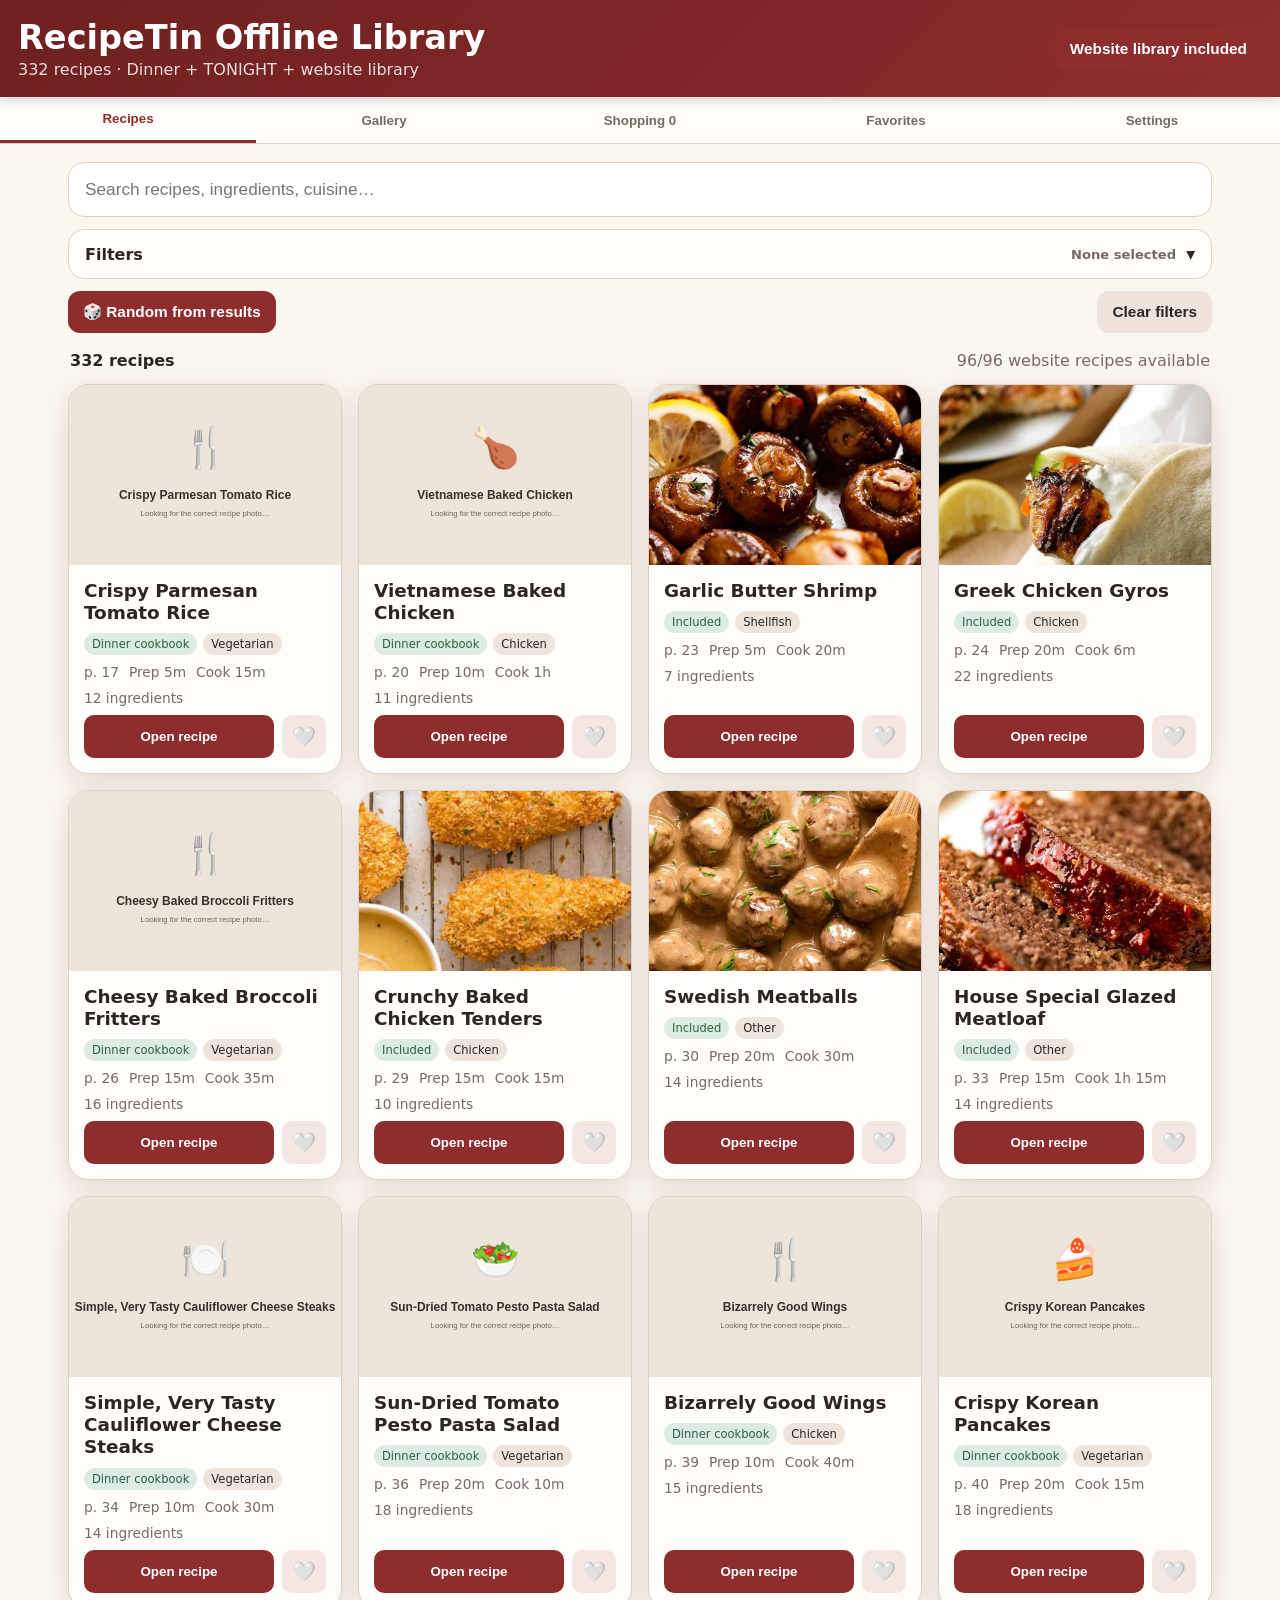
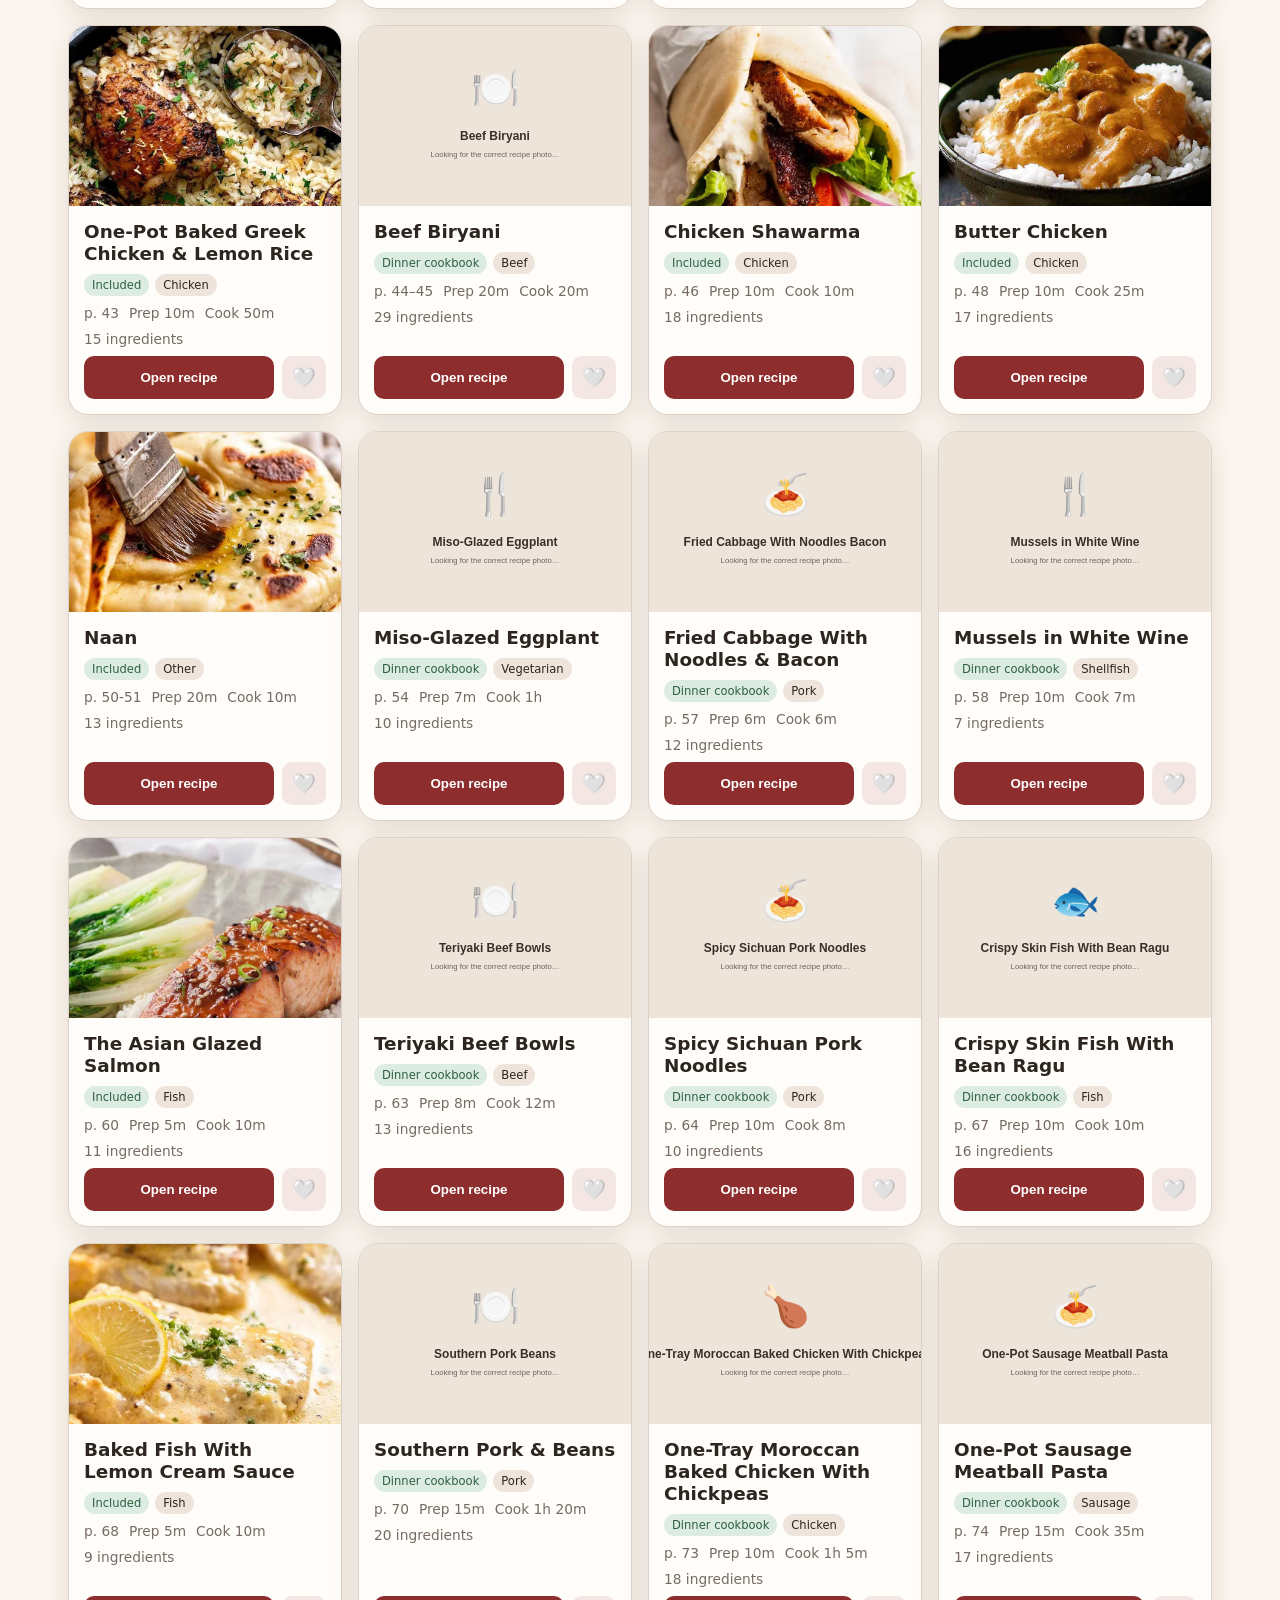
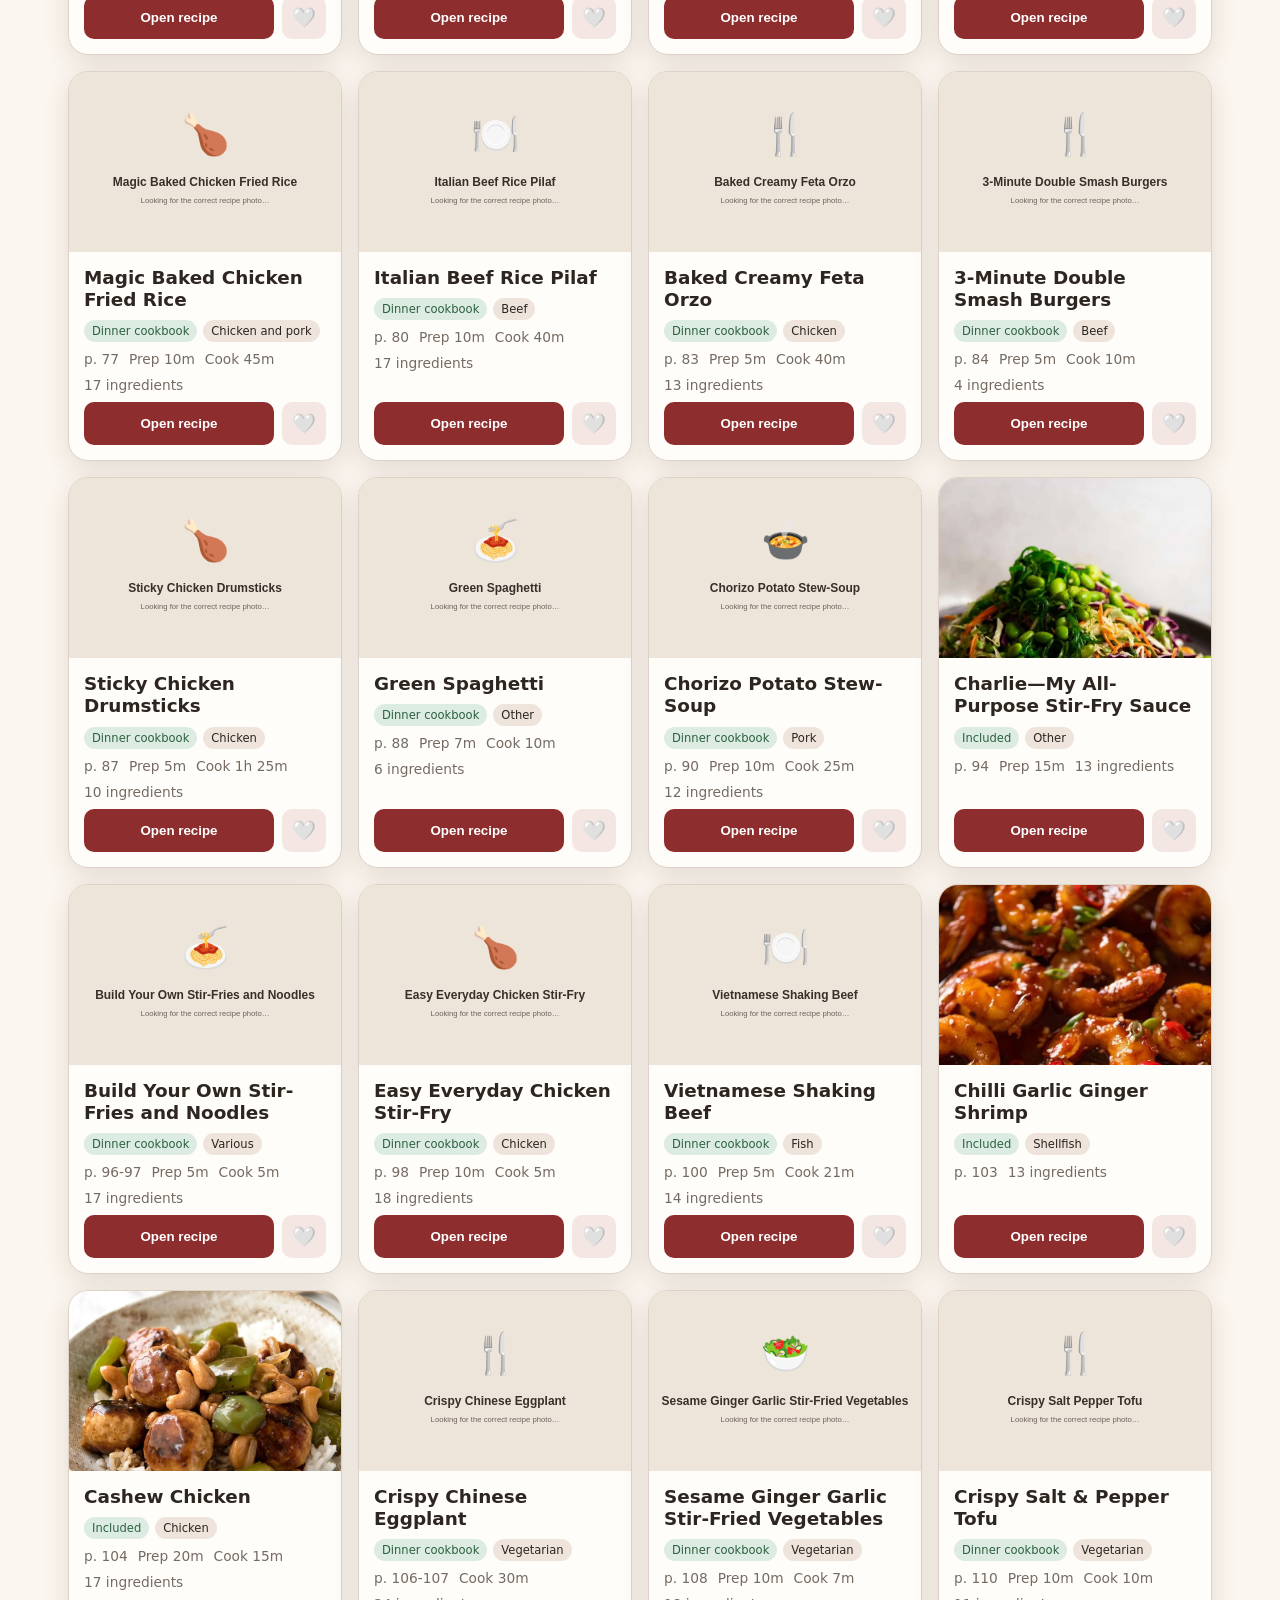
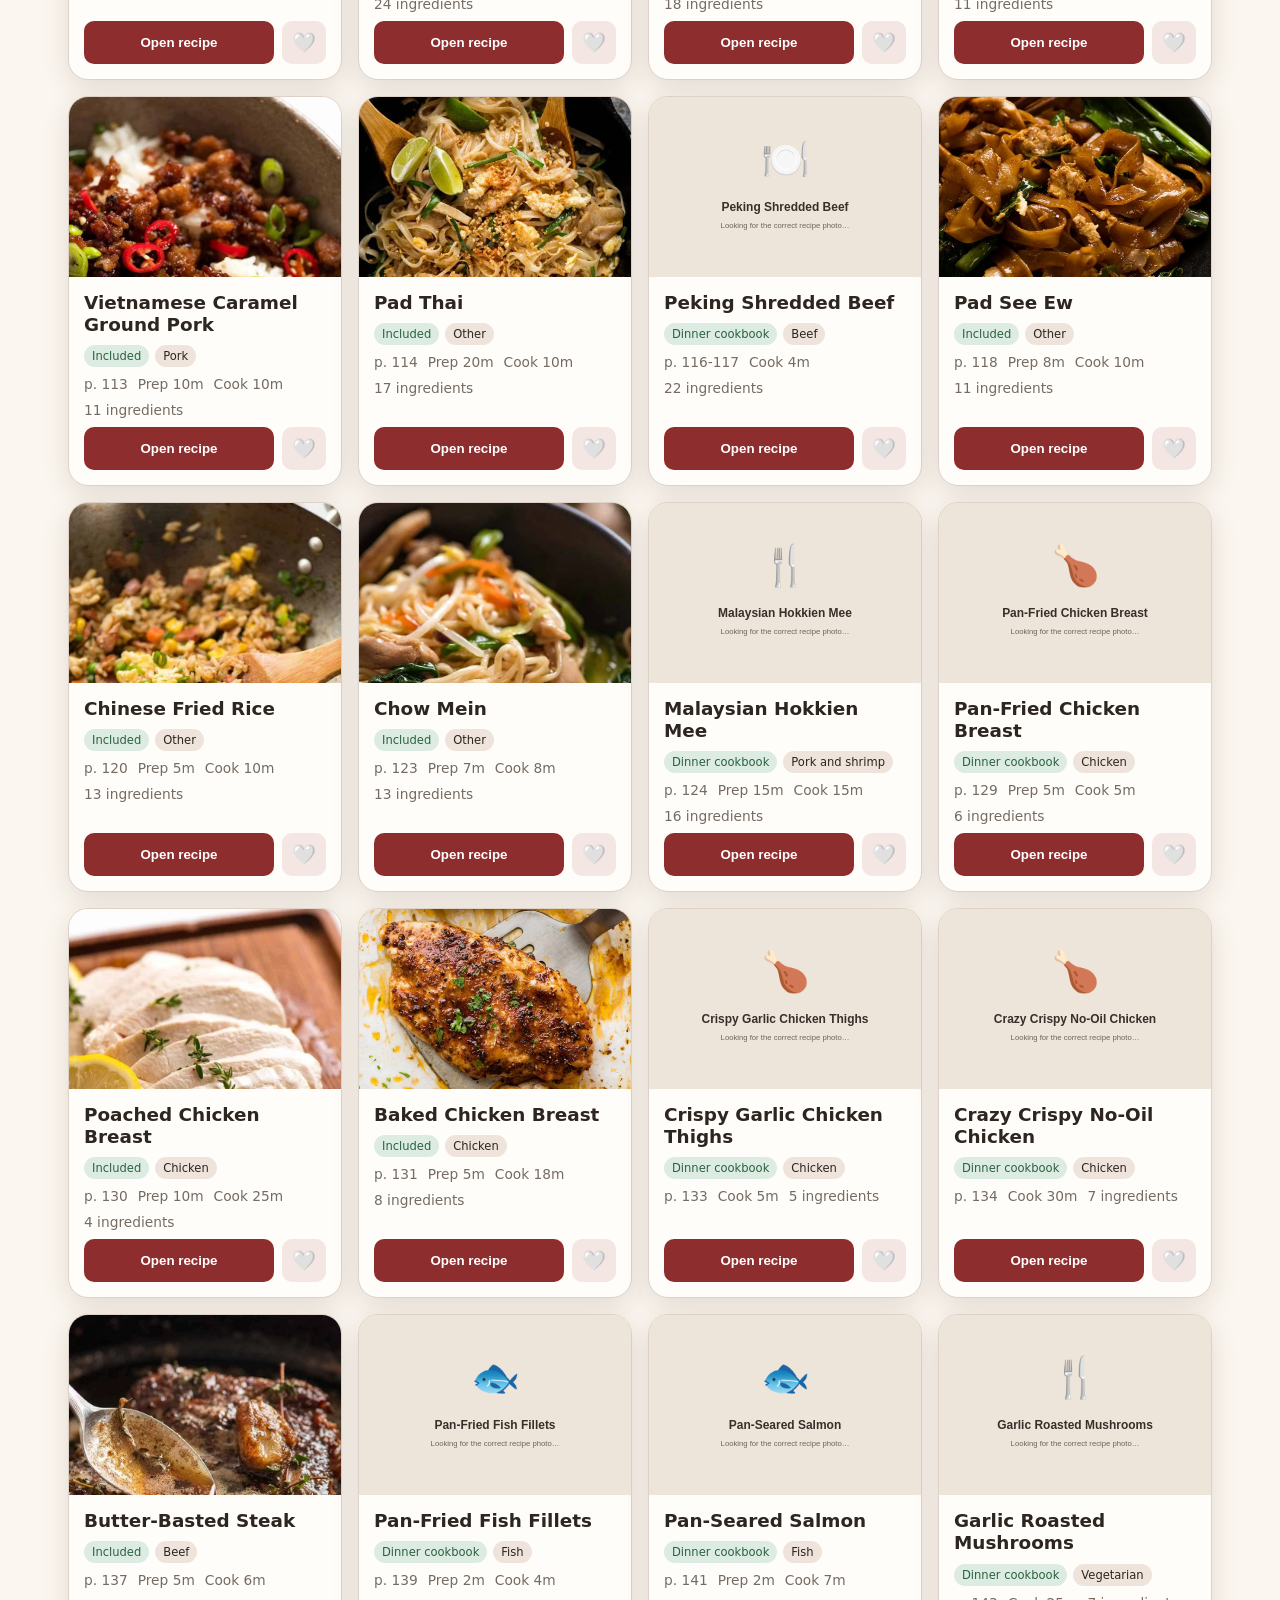
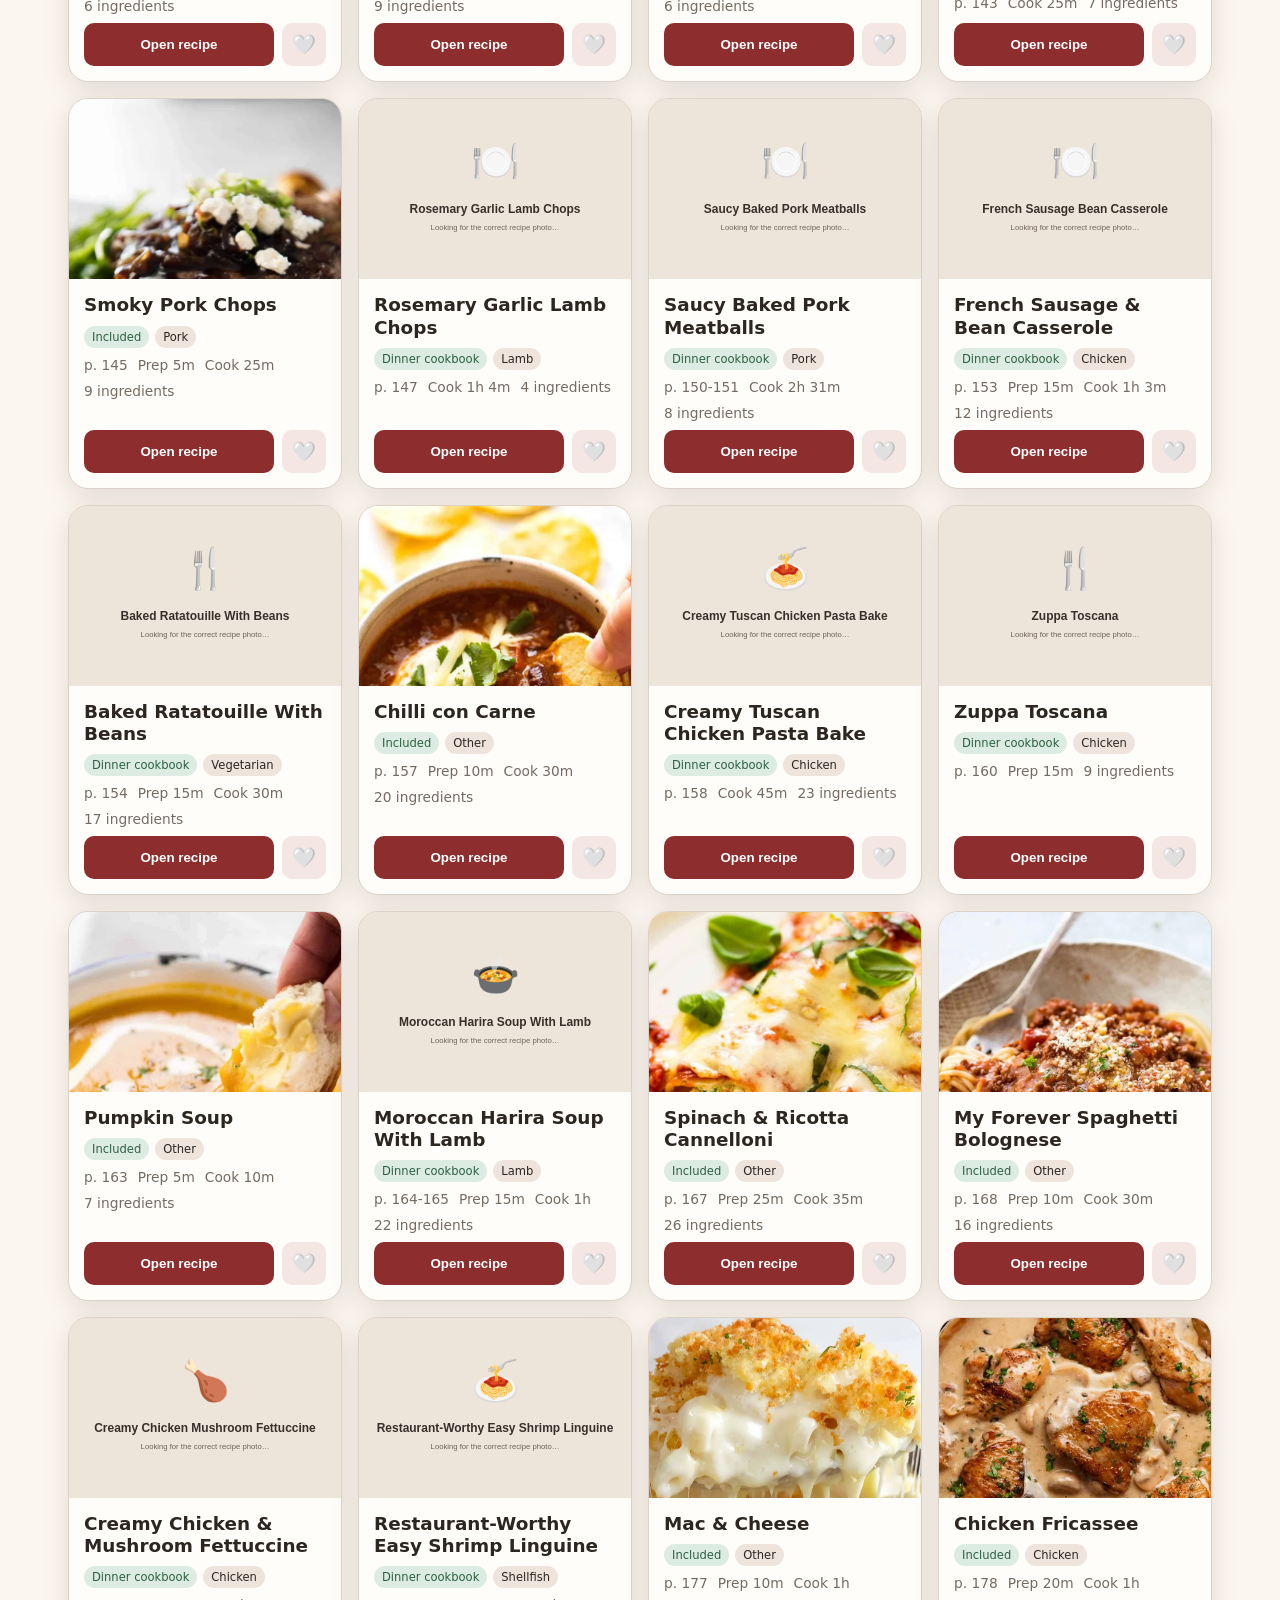
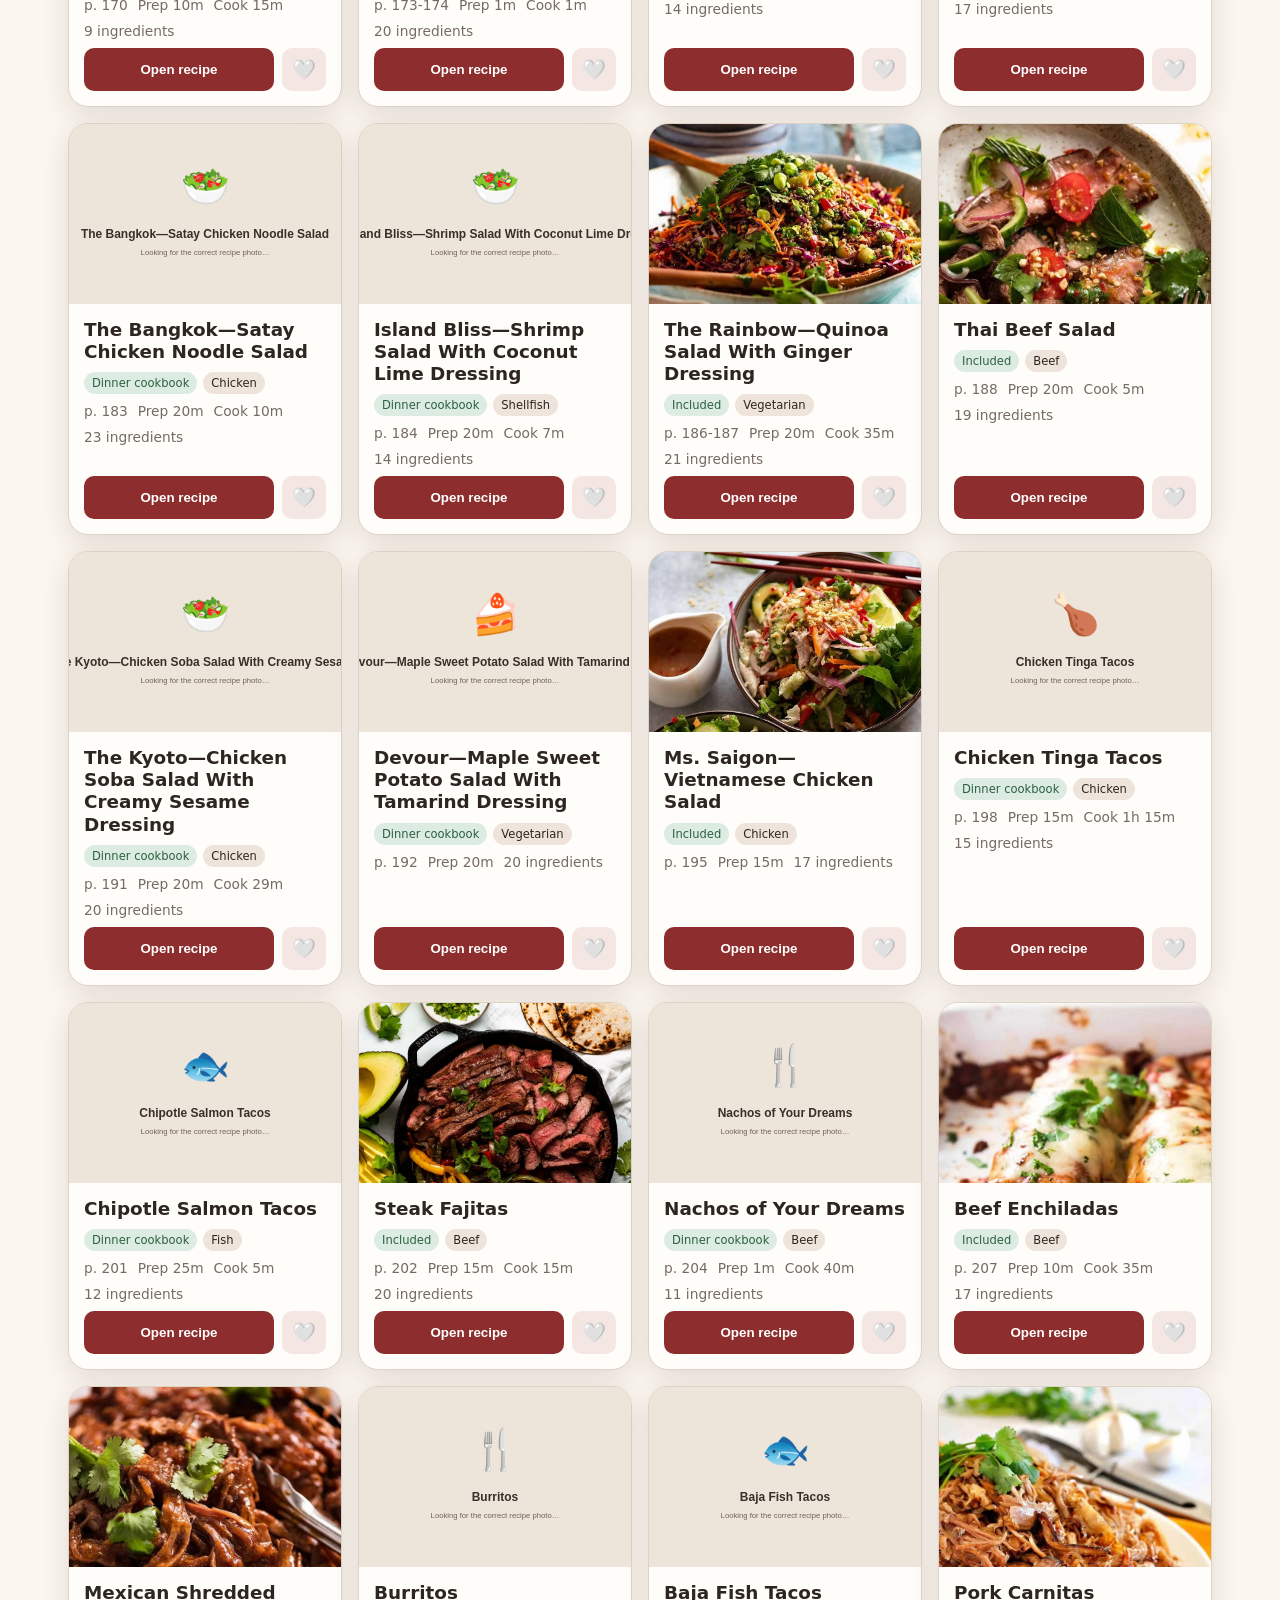
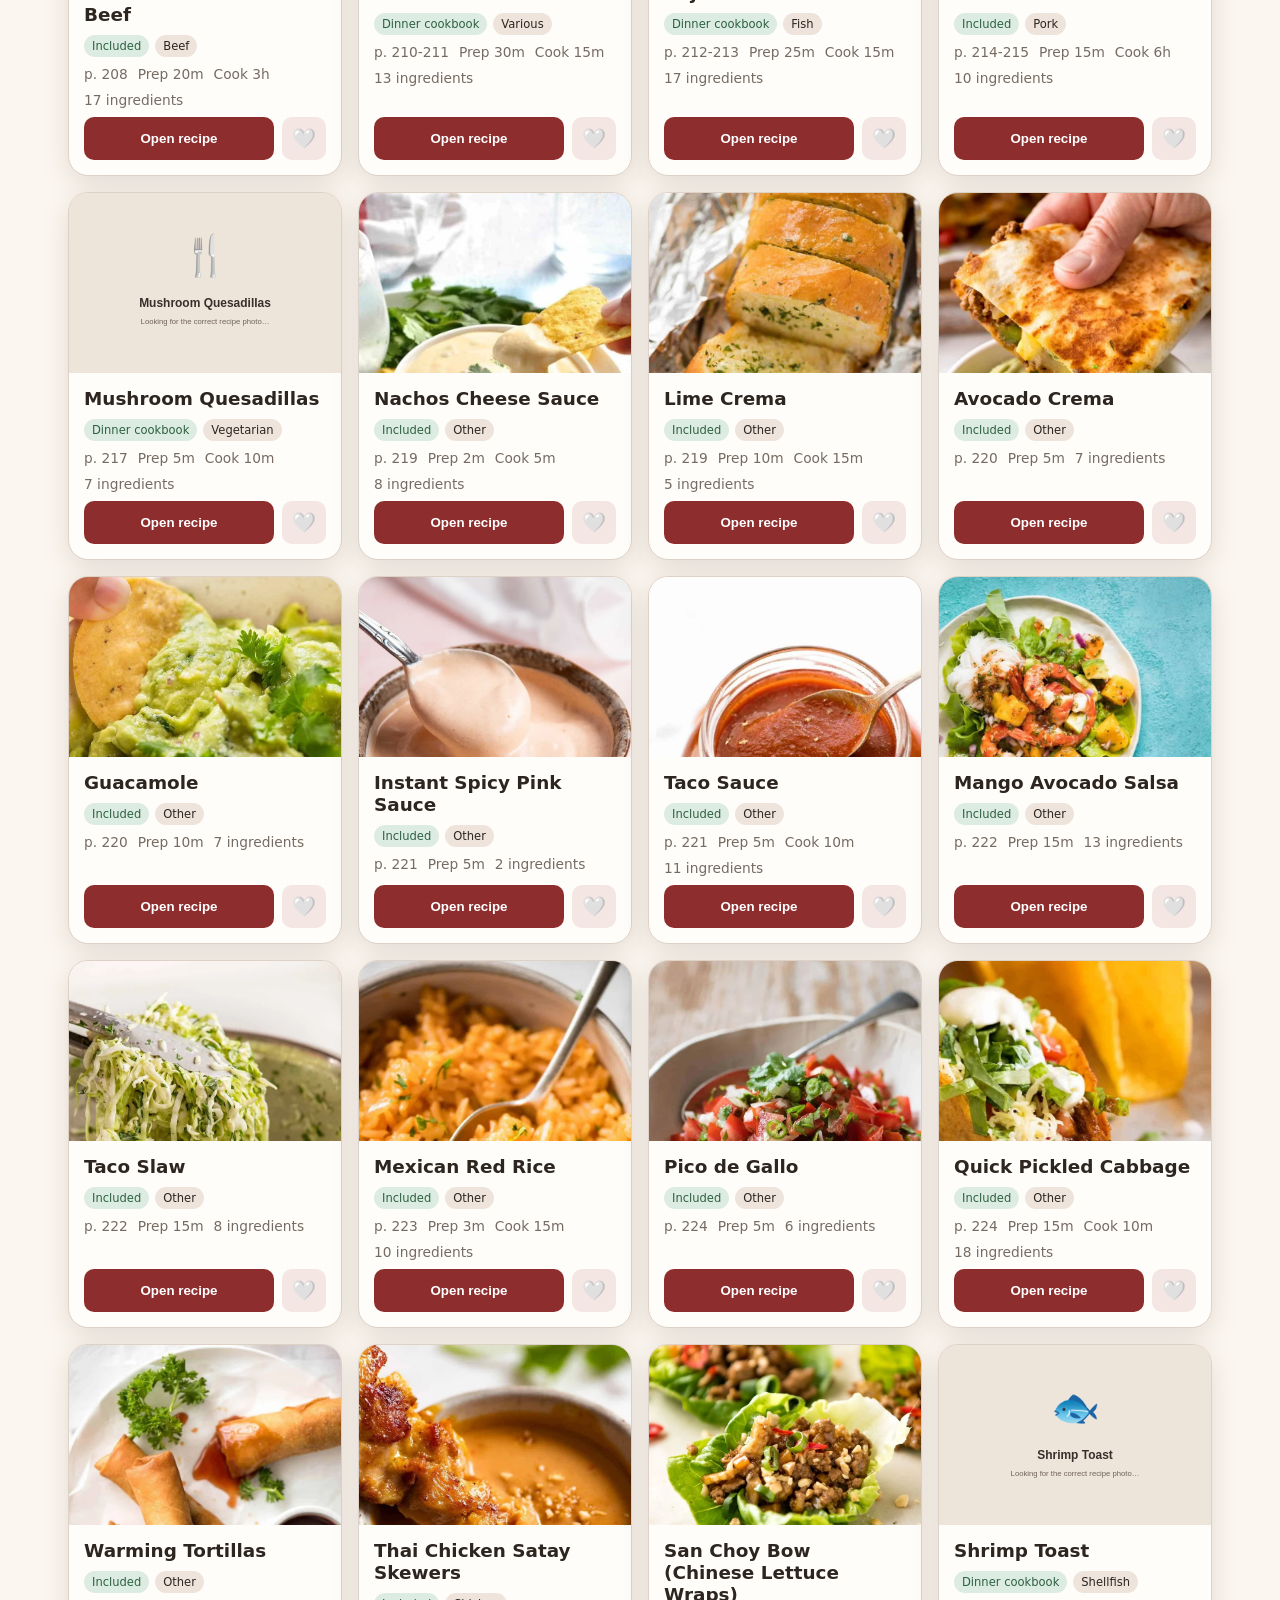
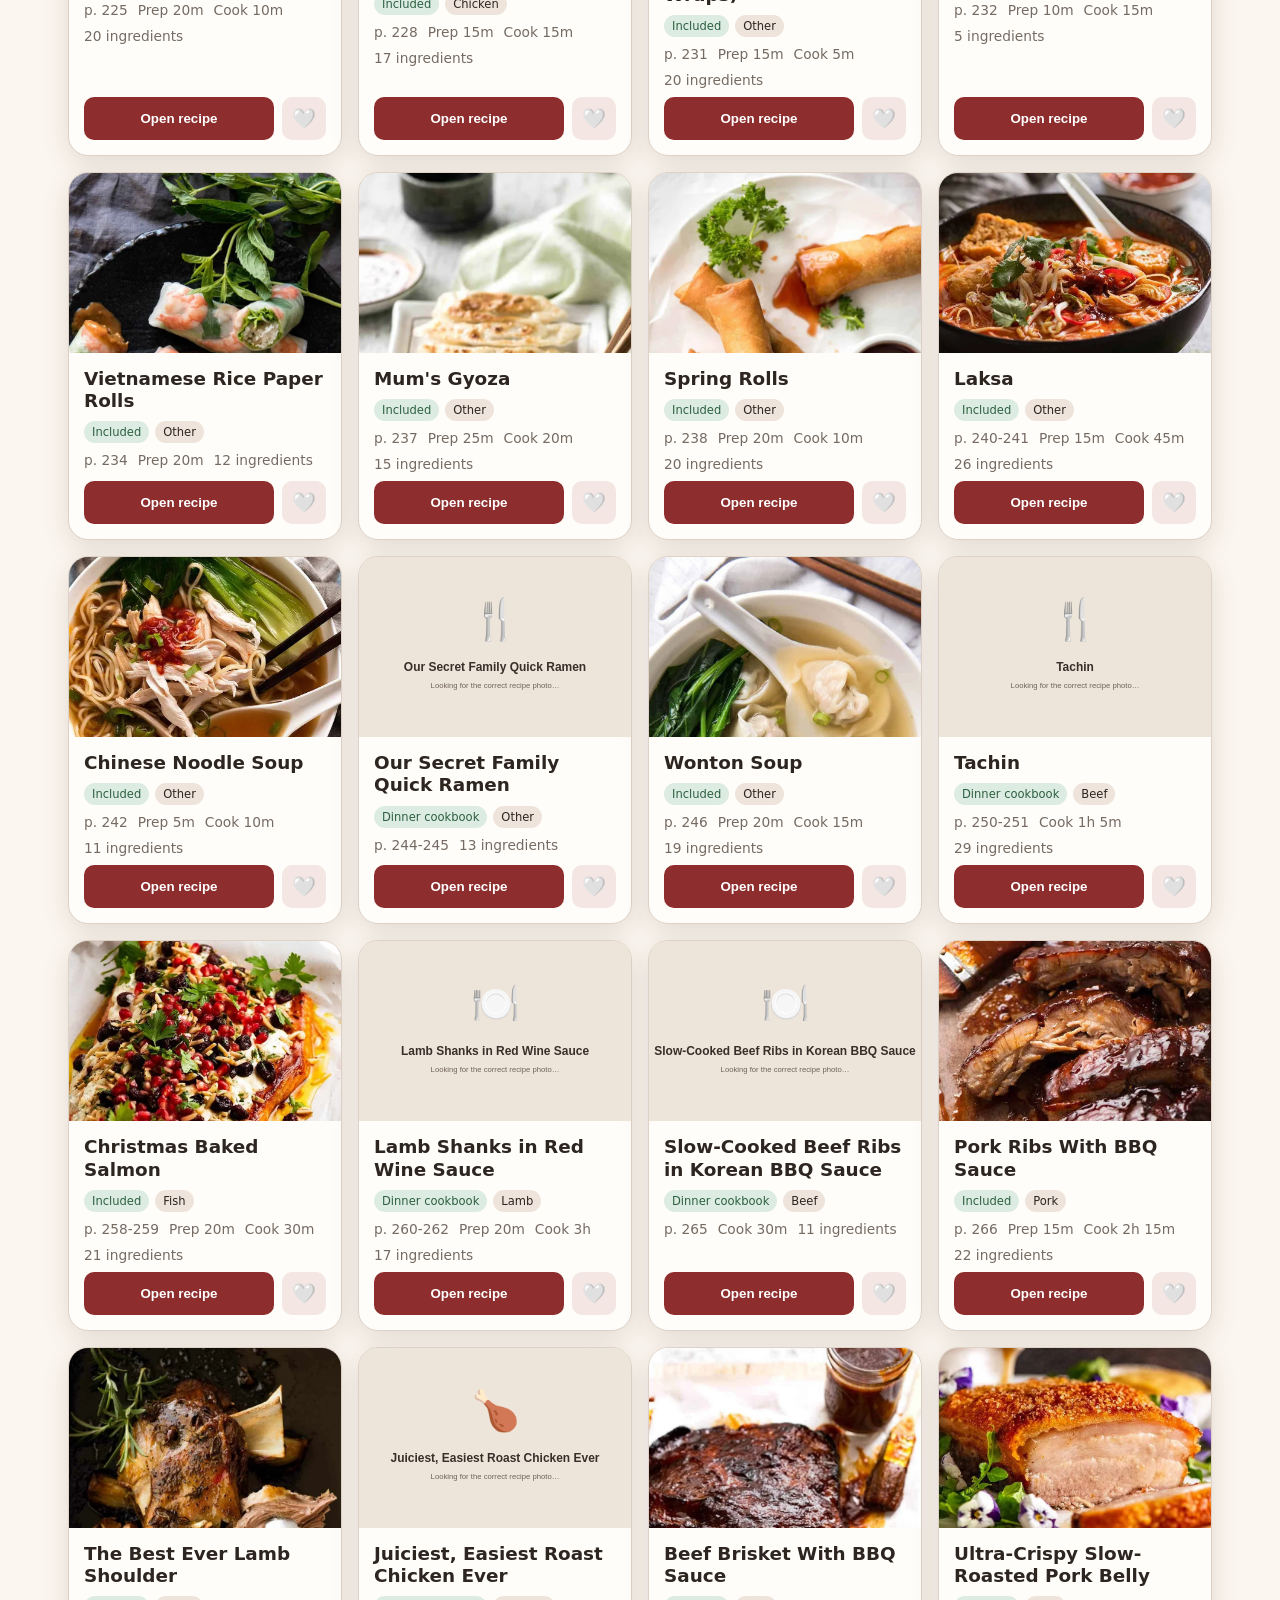
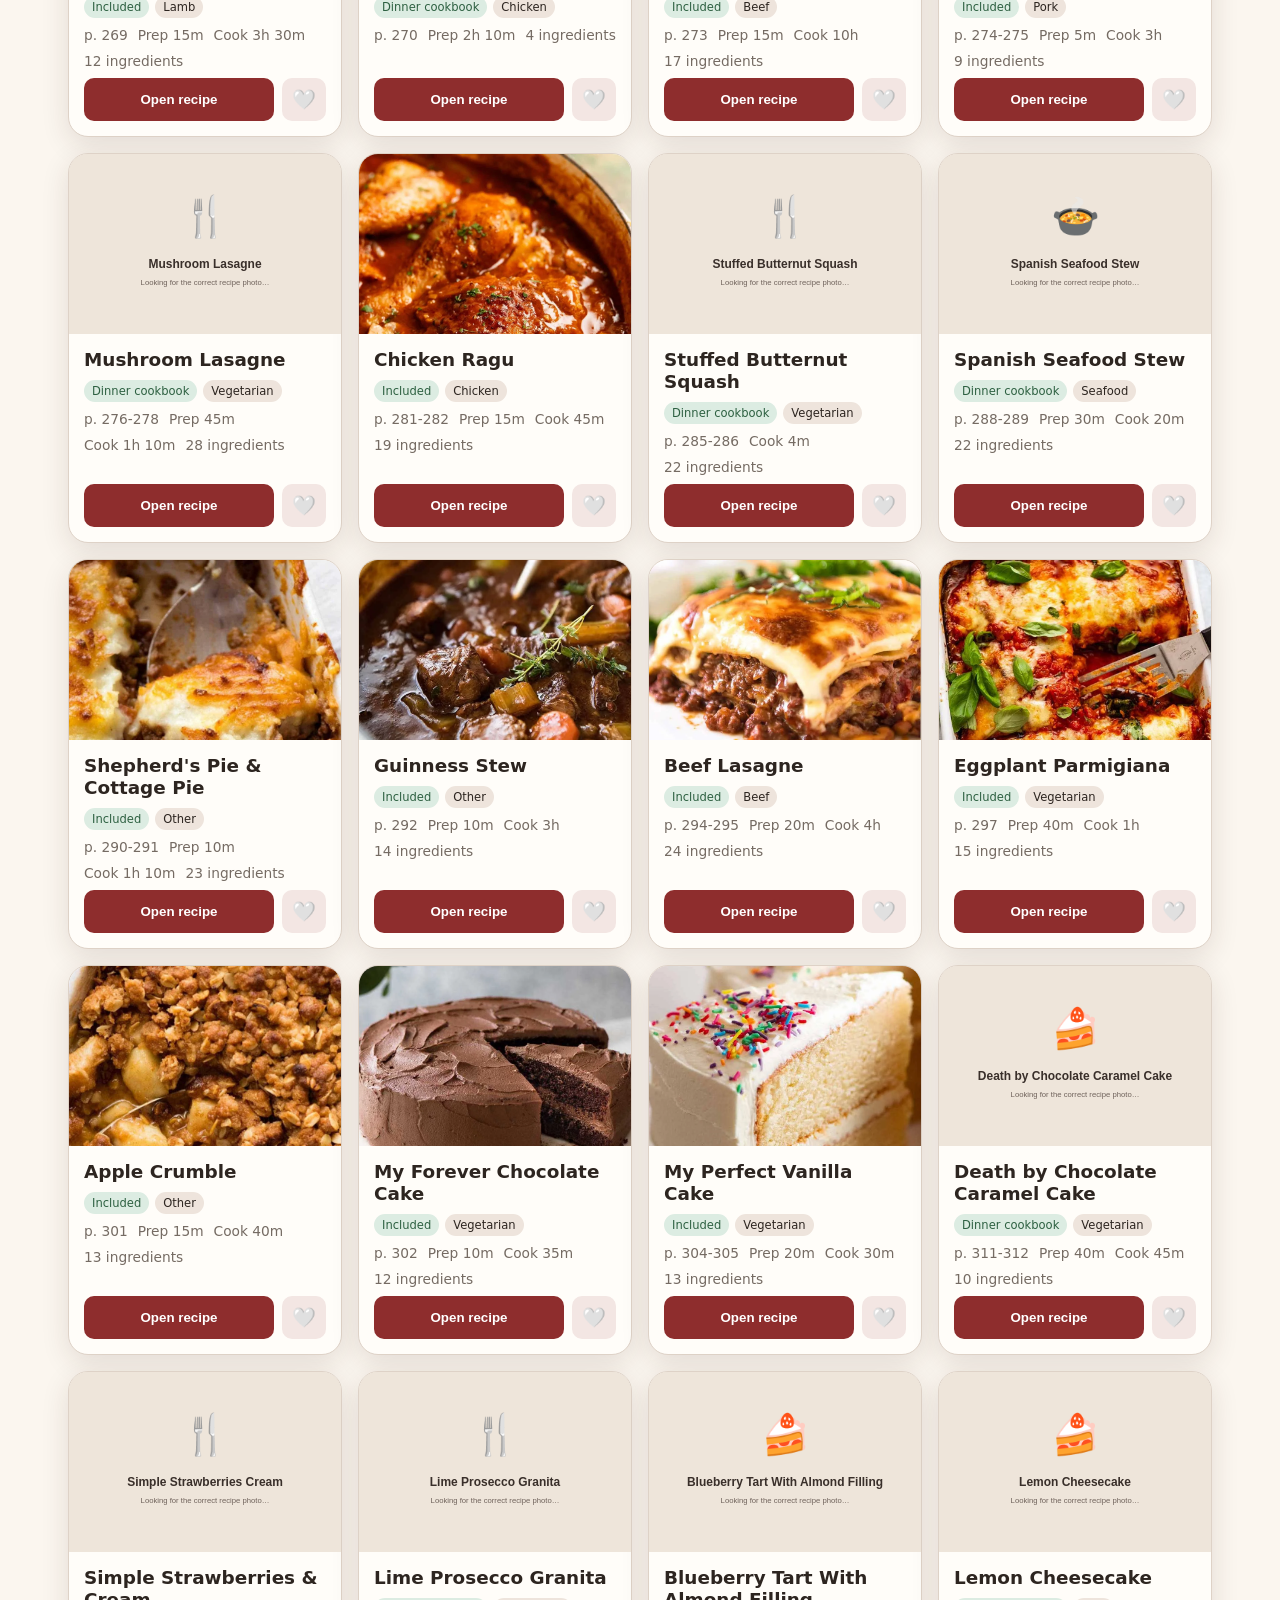
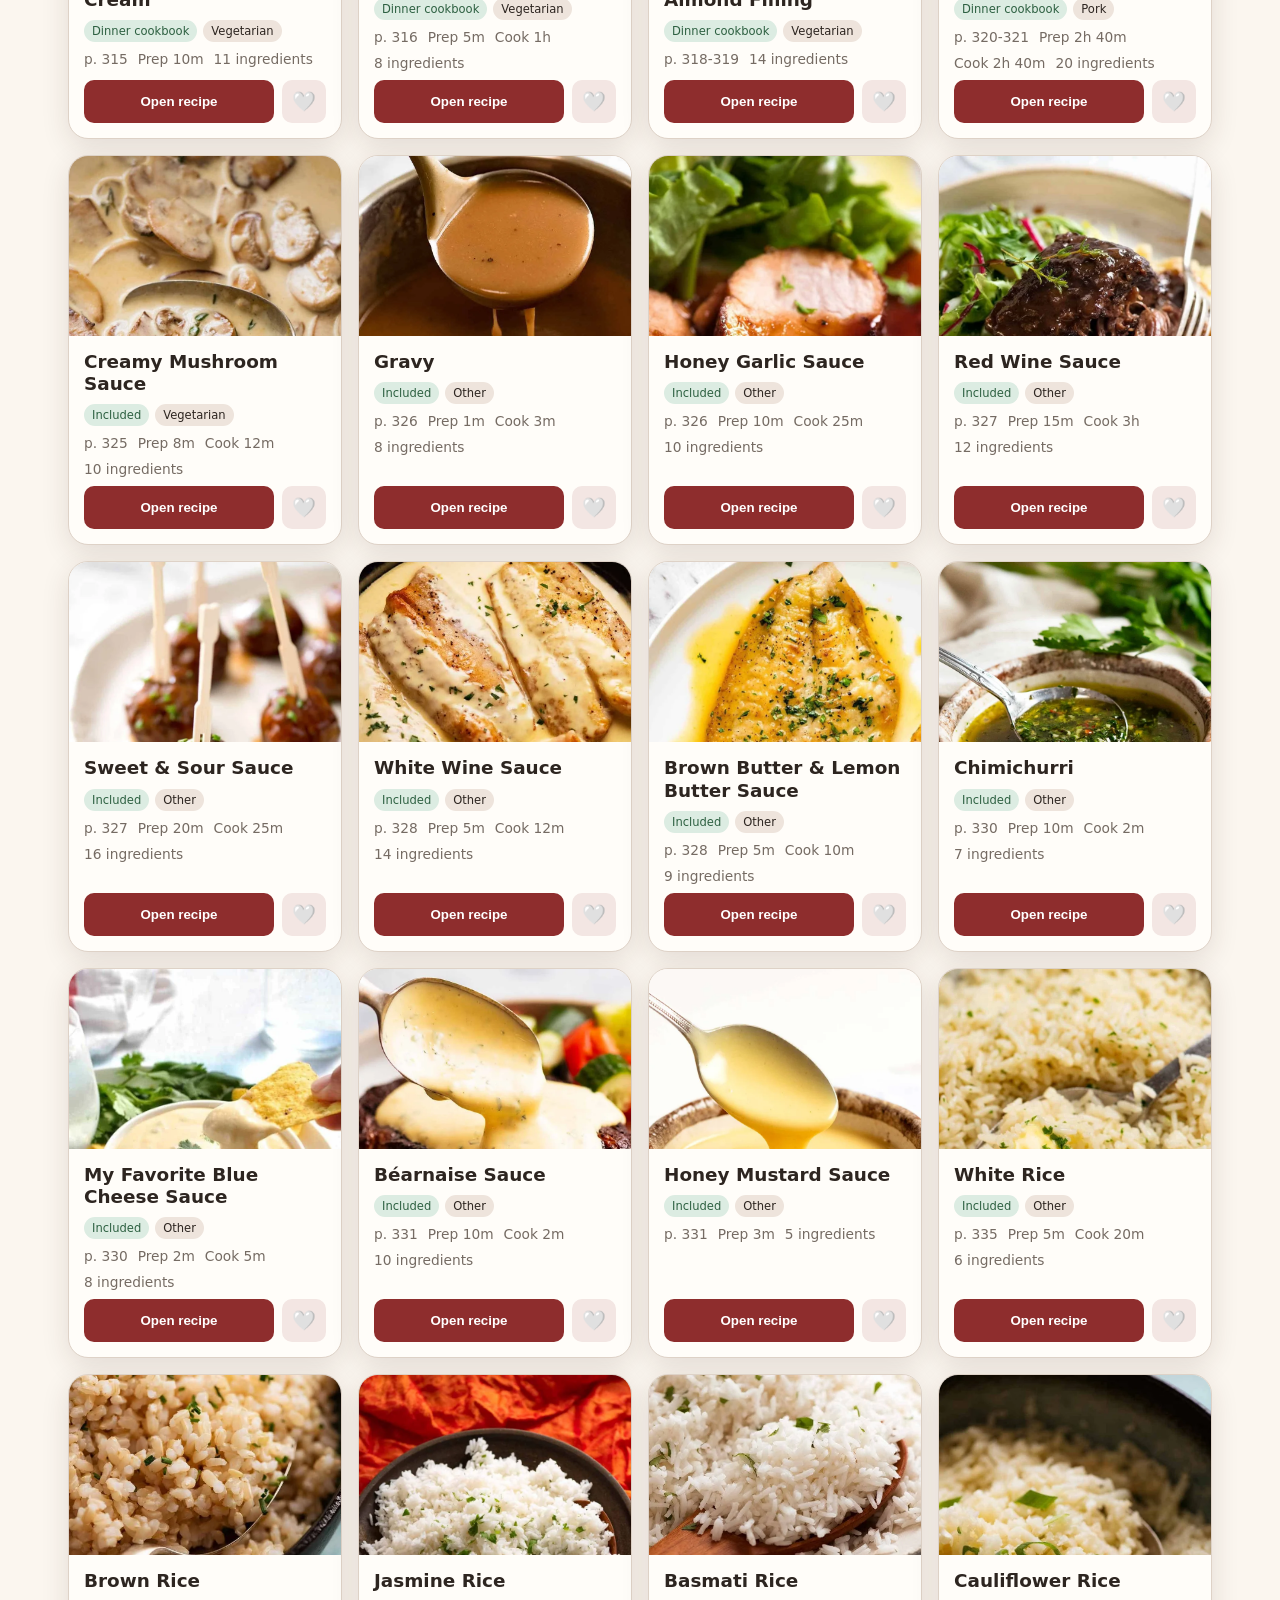
<file: index.html>
<!doctype html>
<html lang="en">
<head>
  <meta charset="utf-8">
  <meta name="viewport" content="width=device-width,initial-scale=1,viewport-fit=cover">
  <meta name="theme-color" content="#8e2d2d">
  <meta name="description" content="Private offline cookbook and recipe manager">
  <link rel="manifest" href="manifest.webmanifest">
  <link rel="icon" href="assets/icon-192.png">
  <link rel="apple-touch-icon" href="assets/icon-192.png">
  <link rel="stylesheet" href="styles.css?v=12">
  <title>RecipeTin Offline Library</title>
</head>
<body>
<header class="topbar">
  <div>
    <h1>RecipeTin Offline Library</h1>
    <p id="headerSummary">Loading cookbook library…</p>
  </div>
  <button id="syncBtn" class="primary">Website library included</button>
</header>

<div id="syncPanel" class="sync-panel hidden" hidden>
  <div class="sync-row">
    <strong id="syncLabel">Preparing sync…</strong>
    <button id="cancelSync" class="quiet">Cancel</button>
  </div>
  <progress id="syncProgress" max="100" value="0"></progress>
  <div id="syncDetail" class="muted"></div>
</div>

<nav class="tabs" aria-label="Main views">
  <button class="tab active" data-view="recipes">Recipes</button>
  <button class="tab" data-view="gallery">Gallery</button>
  <button class="tab" data-view="shopping">Shopping <span id="shopCount">0</span></button>
  <button class="tab" data-view="favorites">Favorites</button>
  <button class="tab" data-view="settings">Settings</button>
</nav>

<main>
  <section id="browseTools" class="browse-tools">
    <div class="searchbox">
      <input id="searchInput" type="search" placeholder="Search recipes, ingredients, cuisine…" autocomplete="off">
    </div>

    <details class="filter-drawer">
      <summary>
        <span>Filters</span>
        <span id="activeFilterCount" class="filter-count">None selected</span>
      </summary>

      <div class="filter-groups">
        <fieldset>
          <legend>Core filters</legend>
          <div class="filters">
            <label>Meal type<select id="mealTypeFilter"><option value="">Any meal type</option><option>Breakfast</option><option>Lunch</option><option>Dinner</option><option>Snack</option><option>Dessert</option><option>Side</option><option>Sauce / condiment</option></select></label>
            <label>Main ingredient<select id="mainIngredientFilter"><option value="">Any main ingredient</option></select></label>
            <label>Cuisine<select id="cuisineFilter"><option value="">Any cuisine</option></select></label>
            <label>Total cooking time<select id="totalTimeFilter"><option value="">Any total time</option><option value="15">15 minutes or less</option><option value="30">30 minutes or less</option><option value="45">45 minutes or less</option><option value="60">60 minutes or less</option><option value="over60">Over 60 minutes</option></select></label>
            <label>Difficulty<select id="difficultyFilter"><option value="">Any difficulty</option><option>Easy</option><option>Moderate</option><option>Advanced</option></select></label>
            <label>Cooking method<select id="methodFilter"><option value="">Any method</option><option>Oven</option><option>Stovetop</option><option>Slow cooker</option><option>Air fryer</option><option>Barbecue / grill</option><option>No-cook</option><option>Pressure cooker</option><option>One-pot / one-pan</option></select></label>
            <label>Number of servings<select id="servingsFilter"><option value="">Any servings</option><option value="le2">1–2 servings</option><option value="3to4">3–4 servings</option><option value="ge5">5 or more servings</option></select></label>
            <label>Cookbook<select id="bookFilter"><option value="">All cookbooks</option><option value="dinner">Dinner</option><option value="tonight">TONIGHT</option></select></label>
            <label>Source<select id="sourceFilter"><option value="">All sources</option><option value="bundled">Cookbook scans</option><option value="website">Website recipes</option><option value="synced">Available website recipes</option></select></label>
            <label>Book section<select id="sectionFilter"><option value="">Any book section</option></select></label>
            <label>Author / website<select id="authorFilter"><option value="">Any author / website</option></select></label>
          </div>
        </fieldset>

        <fieldset>
          <legend>Dietary filters</legend>
          <div class="check-filter-grid">
            <label><input type="checkbox" data-diet-filter value="Vegetarian"> Vegetarian</label>
            <label><input type="checkbox" data-diet-filter value="Vegan"> Vegan</label>
            <label><input type="checkbox" data-diet-filter value="Gluten-free"> Gluten-free</label>
            <label><input type="checkbox" data-diet-filter value="Dairy-free"> Dairy-free</label>
            <label><input type="checkbox" data-diet-filter value="Low-carb"> Low-carb</label>
            <label><input type="checkbox" data-diet-filter value="High-protein"> High-protein</label>
            <label><input type="checkbox" data-diet-filter value="Nut-free"> Nut-free</label>
          </div>
          <p class="filter-note">Dietary filters use the recipe’s saved tags. They are not a substitute for checking labels or allergens.</p>
        </fieldset>

        <fieldset>
          <legend>Practical filters</legend>
          <label class="wide-filter">Ingredients on hand
            <input id="ingredientsOnHand" type="text" placeholder="Example: chicken, garlic, rice">
            <small>Enter comma-separated ingredients. A recipe must contain every item entered.</small>
          </label>
          <div class="check-filter-grid practical-grid">
            <label><input type="checkbox" data-practical-filter value="Freezer-friendly"> Freezer-friendly</label>
            <label><input type="checkbox" data-practical-filter value="Meal-prep friendly"> Meal-prep friendly</label>
            <label><input type="checkbox" data-practical-filter value="One-pot / one-pan"> One-pot or one-pan</label>
            <label><input type="checkbox" data-practical-filter value="Budget-friendly"> Budget-friendly</label>
            <label><input type="checkbox" data-practical-filter value="Kid-friendly"> Kid-friendly</label>
            <label><input type="checkbox" data-practical-filter value="Uses leftovers"> Uses leftovers</label>
          </div>
        </fieldset>

        <fieldset>
          <legend>Personal organization</legend>
          <div class="check-filter-grid">
            <label><input type="checkbox" data-personal-filter value="favorite"> Favorites</label>
            <label><input type="checkbox" data-personal-filter value="wantTry"> Want to try</label>
            <label><input type="checkbox" data-personal-filter value="madeBefore"> Made before</label>
            <label><input type="checkbox" data-personal-filter value="familyFavorite"> Family favorite</label>
            <label><input type="checkbox" data-personal-filter value="specialOccasion"> Special occasion</label>
          </div>
          <div class="filters compact-filters">
            <label>Personal rating<select id="ratingFilter"><option value="">Any personal rating</option><option value="8">8–10</option><option value="6">6–10</option><option value="1">Rated</option></select></label>
            <label>Ingredient count<select id="ingredientFilter"><option value="">Any ingredient count</option><option value="eq2">Exactly 2 ingredients</option><option value="eq3">Exactly 3 ingredients</option><option value="le5">5 ingredients or fewer</option><option value="le10">10 ingredients or fewer</option><option value="le15">15 ingredients or fewer</option></select></label>
            <label>Prep time<select id="prepFilter"><option value="">Any prep time</option><option value="10">10 min or less</option><option value="20">20 min or less</option><option value="30">30 min or less</option></select></label>
            <label>Cook time<select id="cookFilter"><option value="">Any cook time</option><option value="10">10 min or less</option><option value="20">20 min or less</option><option value="30">30 min or less</option><option value="60">60 min or less</option></select></label>
          </div>
        </fieldset>
      </div>
    </details>

    <div class="actions-row">
      <button id="randomBtn" class="primary">🎲 Random from results</button>
      <button id="clearFilters" class="quiet">Clear filters</button>
    </div>
  </section>

  <section id="recipesView" class="view active">
    <div class="result-head">
      <strong id="resultCount"></strong>
      <span id="downloadCount" class="muted"></span>
    </div>
    <div id="recipeGrid" class="recipe-grid"></div>
  </section>

  <section id="galleryView" class="view">
    <div class="gallery-toolbar">
      <div>
        <h2>Food gallery</h2>
        <p class="muted">Tap a food photo to open the recipe. Your own meal photo is shown first when one has been saved. Cookbook page scans remain available inside the recipe for reference.</p>
      </div>
      <label>Photo source
        <select id="gallerySourceFilter">
          <option value="">All available photos</option>
          <option value="publisher">Website food photos</option>
          <option value="mine">My meal photos</option>
        </select>
      </label>
    </div>
    <div class="result-head"><strong id="galleryCount"></strong></div>
    <div id="galleryGrid" class="gallery-grid"></div>
  </section>

  <section id="shoppingView" class="view">
    <div class="section-head">
      <div><h2>Shopping list</h2><p class="muted">Ingredients are combined where the quantity and unit can be matched.</p></div>
      <div class="button-group"><button id="shareShopping" class="quiet">Share</button><button id="printShopping" class="primary">Print / PDF</button></div>
    </div>
    <div id="shoppingRecipes"></div>
    <div id="shoppingList" class="shopping-list"></div>
    <button id="clearShopping" class="danger">Clear shopping list</button>
  </section>

  <section id="favoritesView" class="view">
    <div class="section-head"><h2>Favorites</h2></div>
    <div id="favoriteGrid" class="recipe-grid"></div>
  </section>

  <section id="settingsView" class="view">
    <div class="settings-card">
      <h2>Offline library</h2>
      <p id="libraryStats"></p>
      <p id="staticBuildStatus" class="muted">Checking the generated website recipe library…</p>
      <div class="settings-actions">
        <button id="cacheStaticPhotos" class="primary">Save all bundled food photos offline</button>
        <p id="photoCacheStatus" class="muted">Recipe text is available immediately. Food photos can be saved locally with this button.</p>
        <button id="syncMissing" class="quiet">Download unresolved website recipes</button>
        <button id="refreshSynced" class="quiet">Refresh old device downloads</button>
        <button id="clearSynced" class="danger">Remove old device downloads</button>
      </div>
    </div>
    <div class="settings-card" id="tonightBookCard">
      <h2>RecipeTin Eats: TONIGHT</h2>
      <p><strong>163</strong> recipes from the cookbook index are available offline for searching, filtering, favorites, ratings and notes.</p>
      <p class="muted">These are index entries with page numbers. Ingredients and directions will appear as you add photographs of the individual recipe pages.</p>
      <div id="tonightCover" class="tonight-cover"></div>
      <details><summary>View the TONIGHT index photographs</summary><div id="tonightIndexScans" class="scan-strip"></div></details>
    </div>
    <div class="settings-card">
      <h2>Backup</h2>
      <p>Export favorites, ratings, notes, personal labels, shopping selections, ingredient checkmarks and downloaded website recipe data.</p>
      <div class="button-group"><button id="exportBackup" class="primary">Export backup</button><label class="file-button">Import backup<input id="importBackup" type="file" accept="application/json"></label></div>
    </div>
    <div class="settings-card"><h2>Install on Android</h2><p>Open this site in Chrome, tap the three-dot menu, then choose <strong>Install app</strong> or <strong>Add to Home screen</strong>. The generated website recipe text is included with the app. Use “Save all bundled food photos offline” before relying on the gallery without internet access.</p></div>
    <div class="settings-card"><h2>Source and accuracy</h2><p>Cookbook-exclusive recipes are transcribed from your photographs and include the scans for verification. Website recipes are generated from the publisher's public recipe pages by the repository workflow and bundled into the app. OCR-draft entries are marked so they can be checked against the scan.</p></div>
  </section>
</main>

<div id="modal" class="modal hidden" role="dialog" aria-modal="true">
  <div class="modal-card">
    <button id="closeModal" class="close" aria-label="Close">×</button>
    <div id="modalContent"></div>
  </div>
</div>
<div id="toast" class="toast hidden"></div>

<script src="recipes-data.js?v=16"></script>
<script src="website-recipes.js?v=10"></script>
<script src="website-assets.js?v=10"></script>
<script src="tonight-data.js?v=16"></script>
<script src="tonight-index-images.js?v=12"></script>
<script src="app.js?v=16"></script>
</body>
</html>
</file>
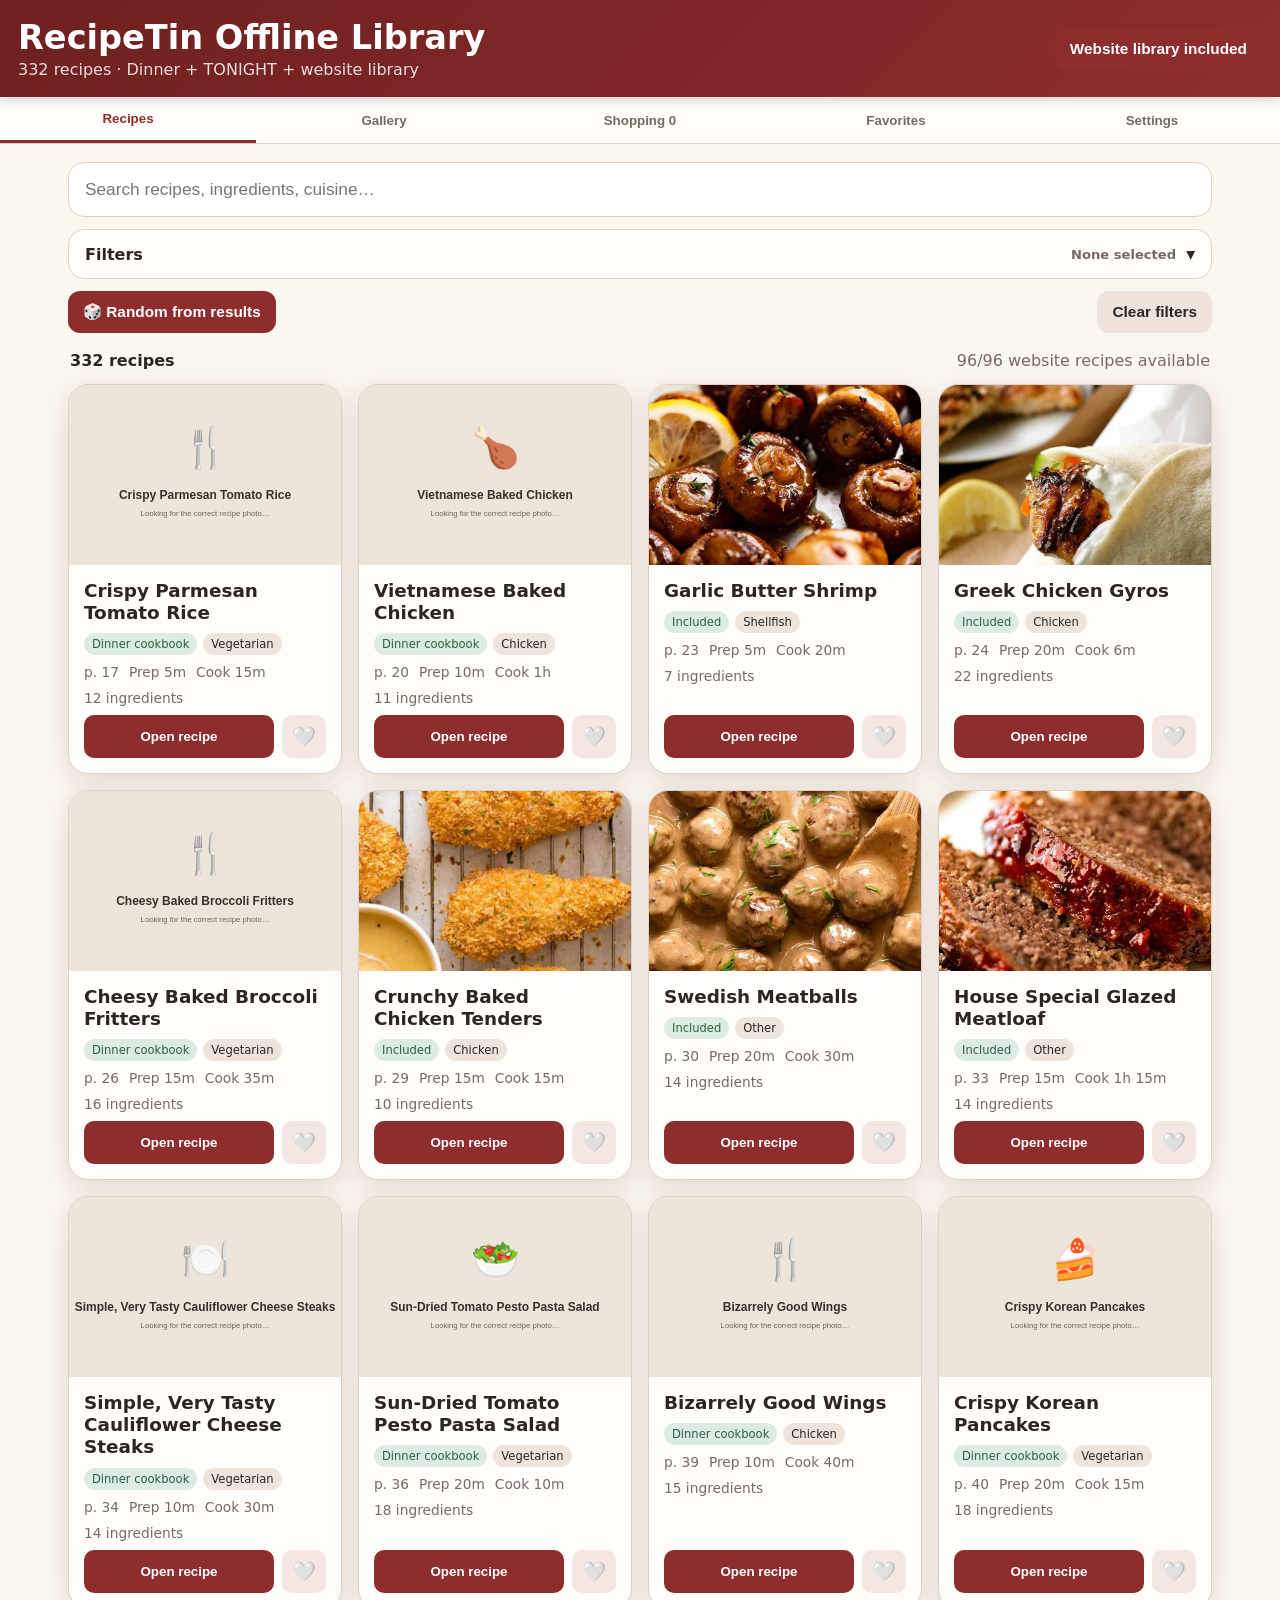
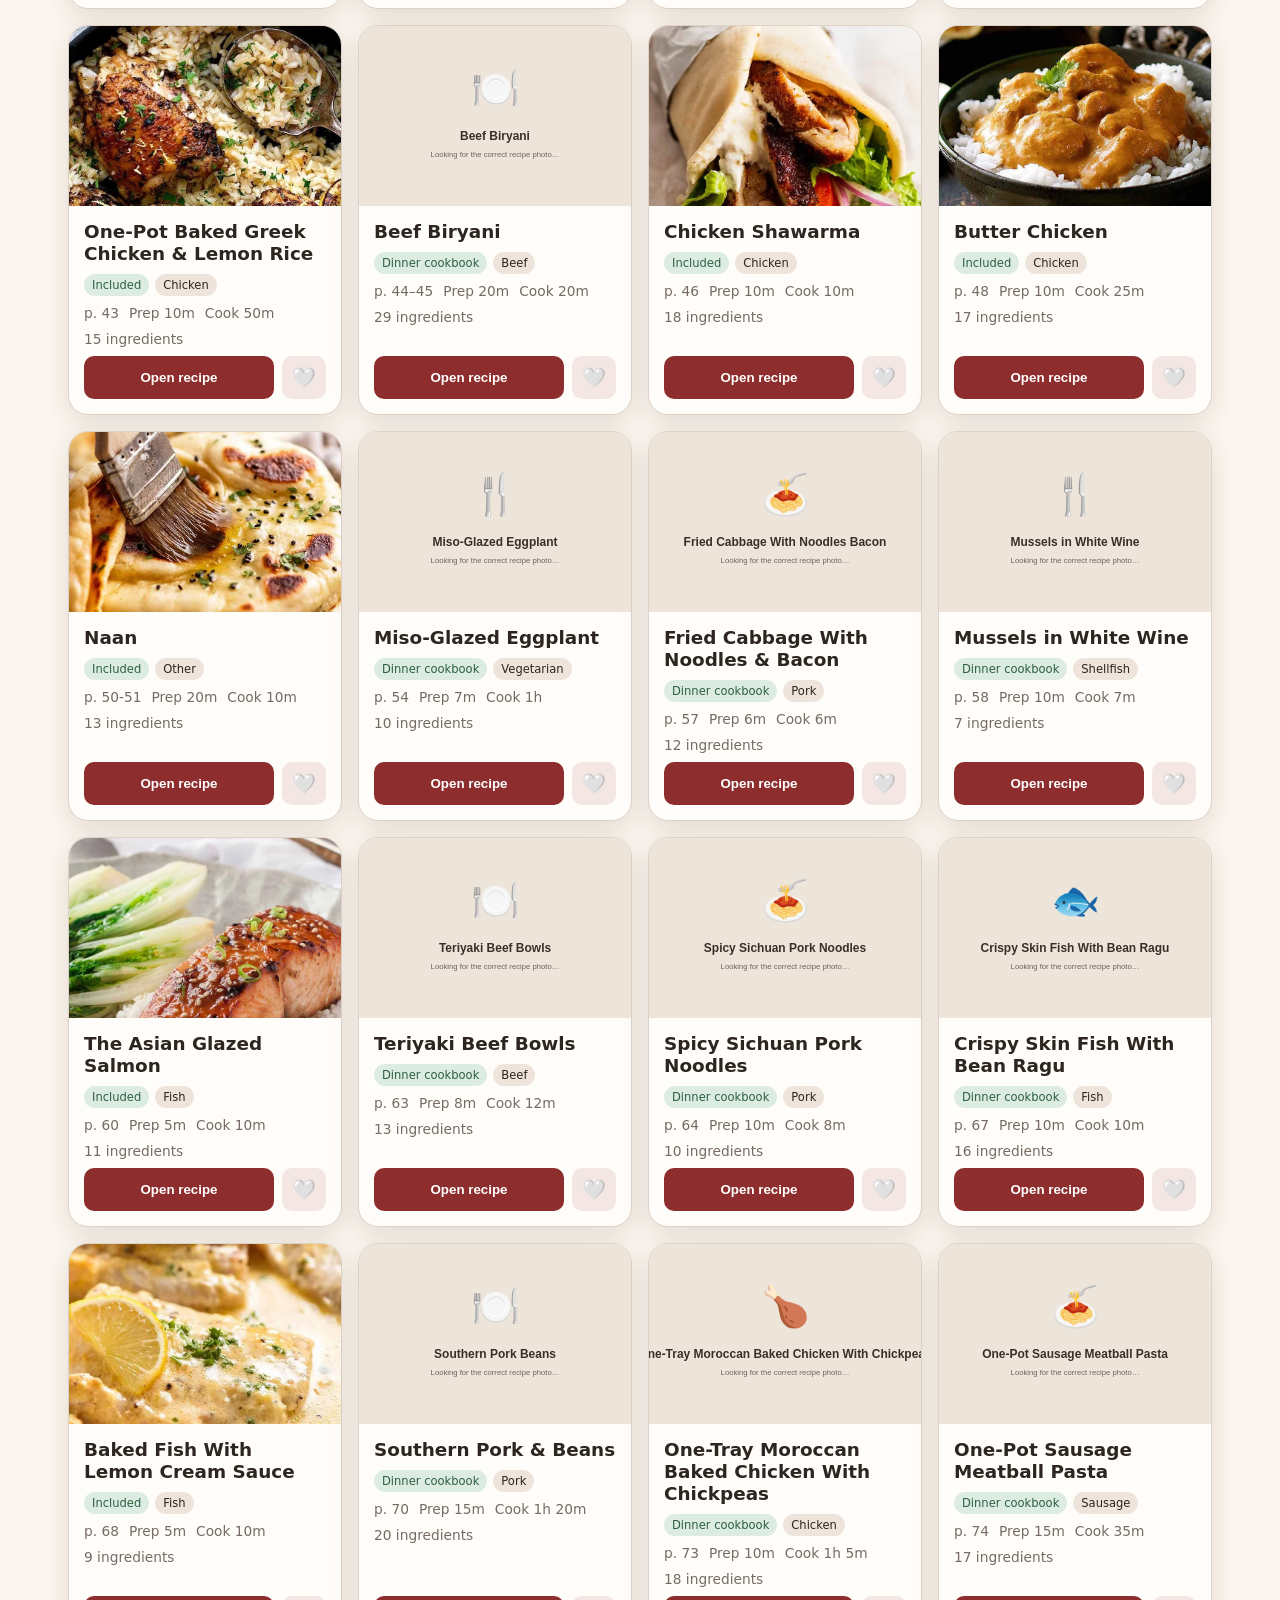
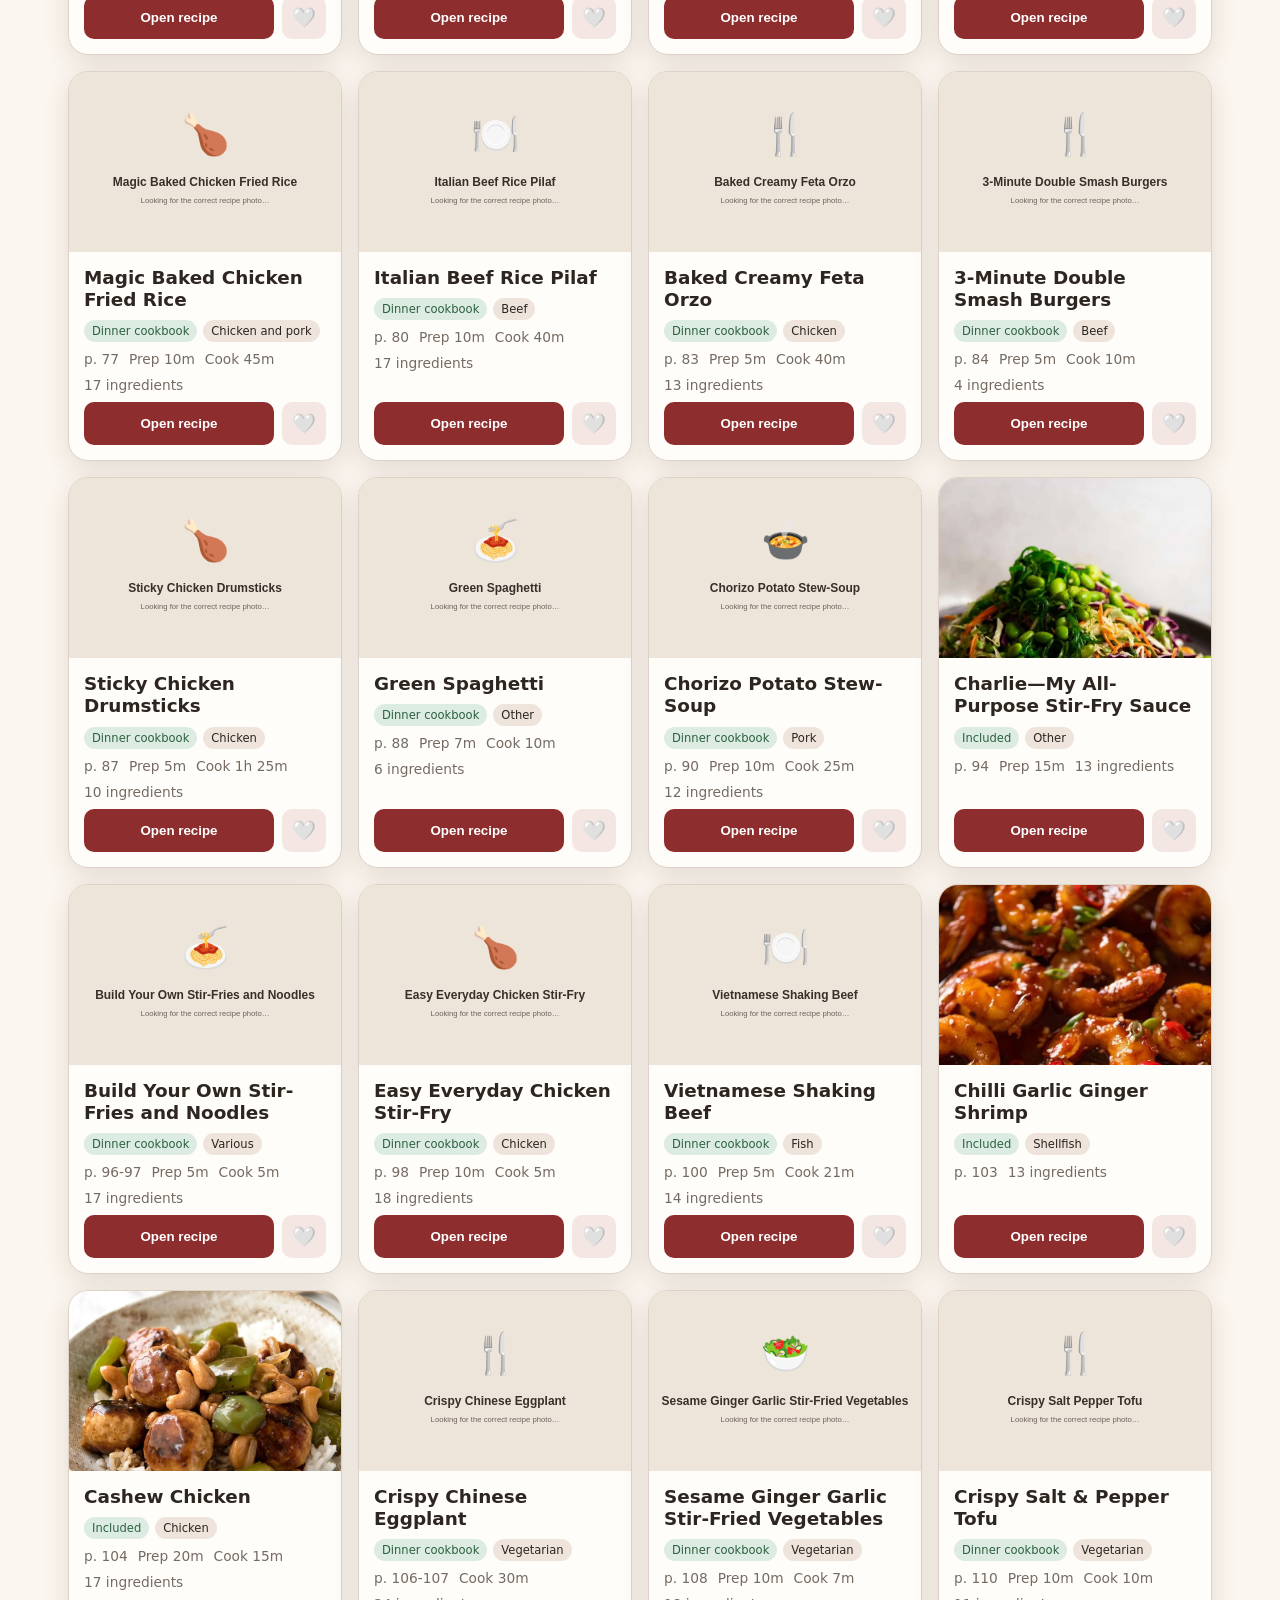
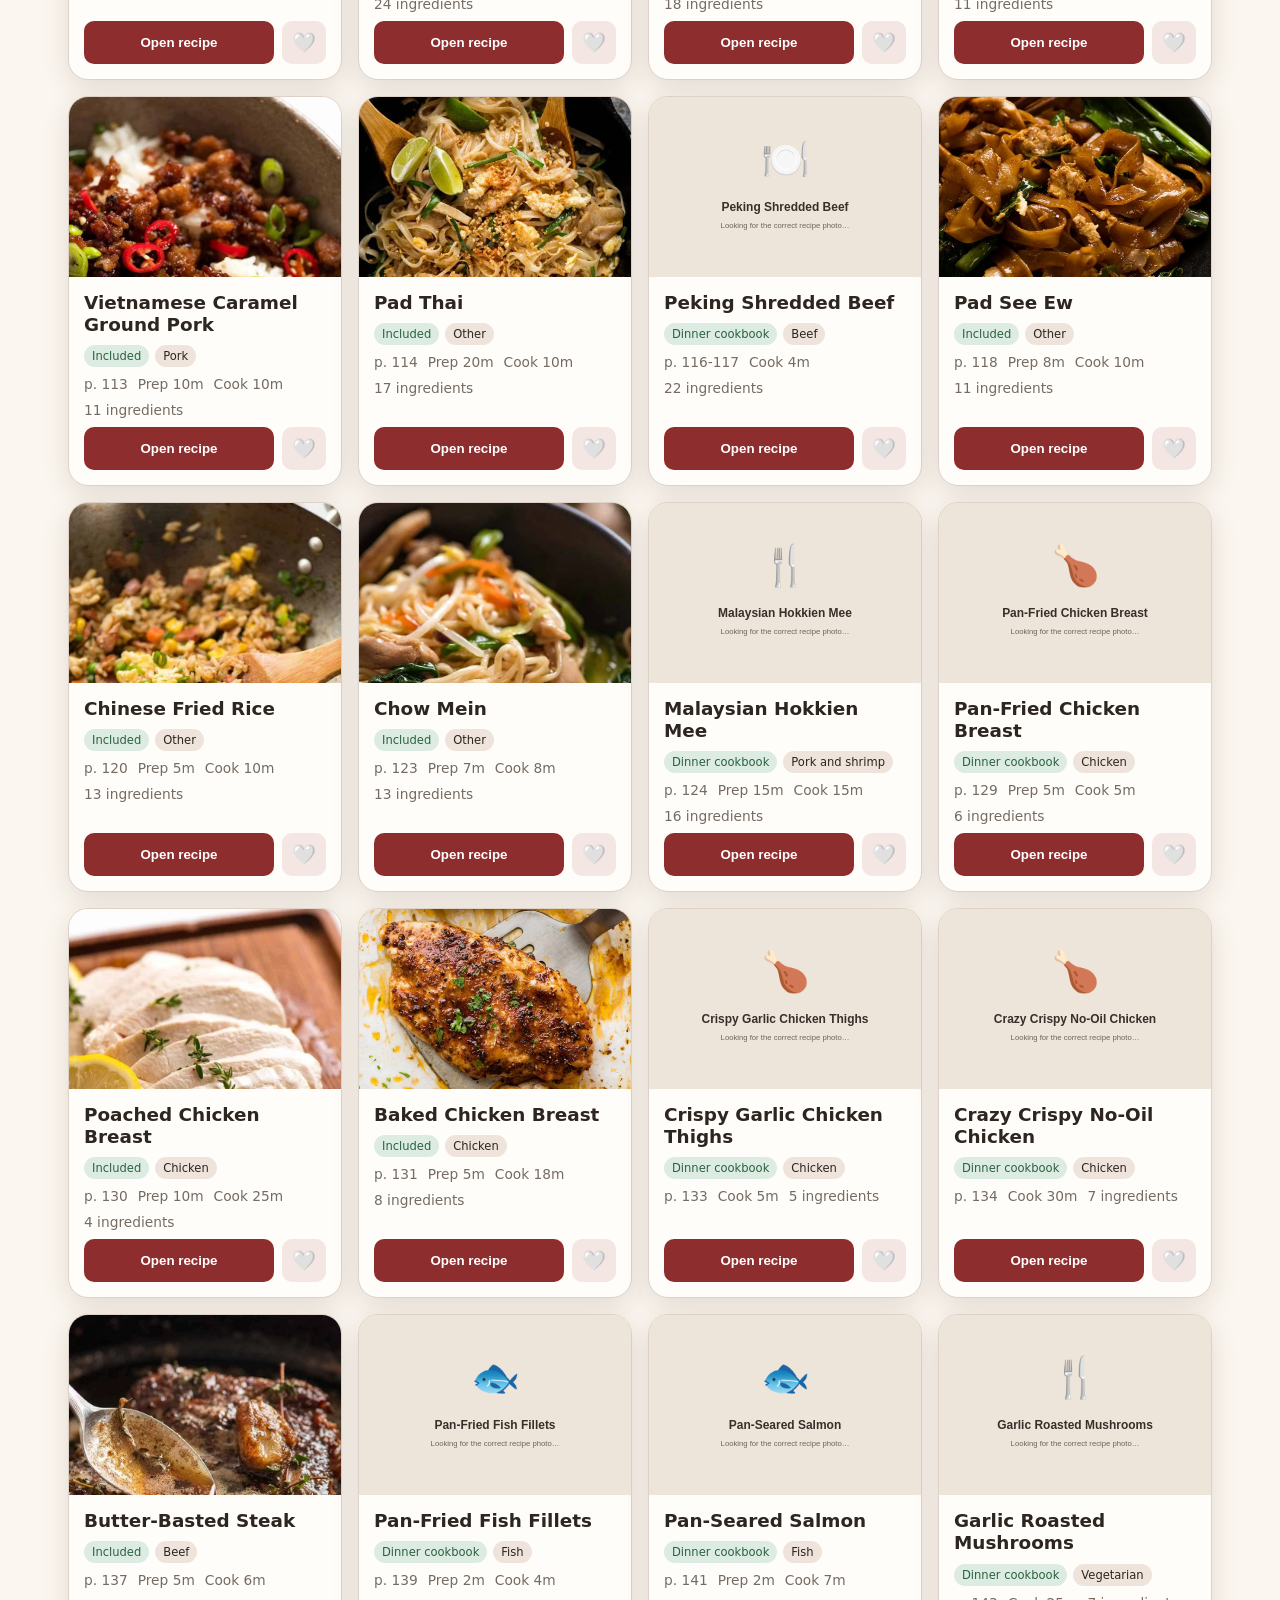
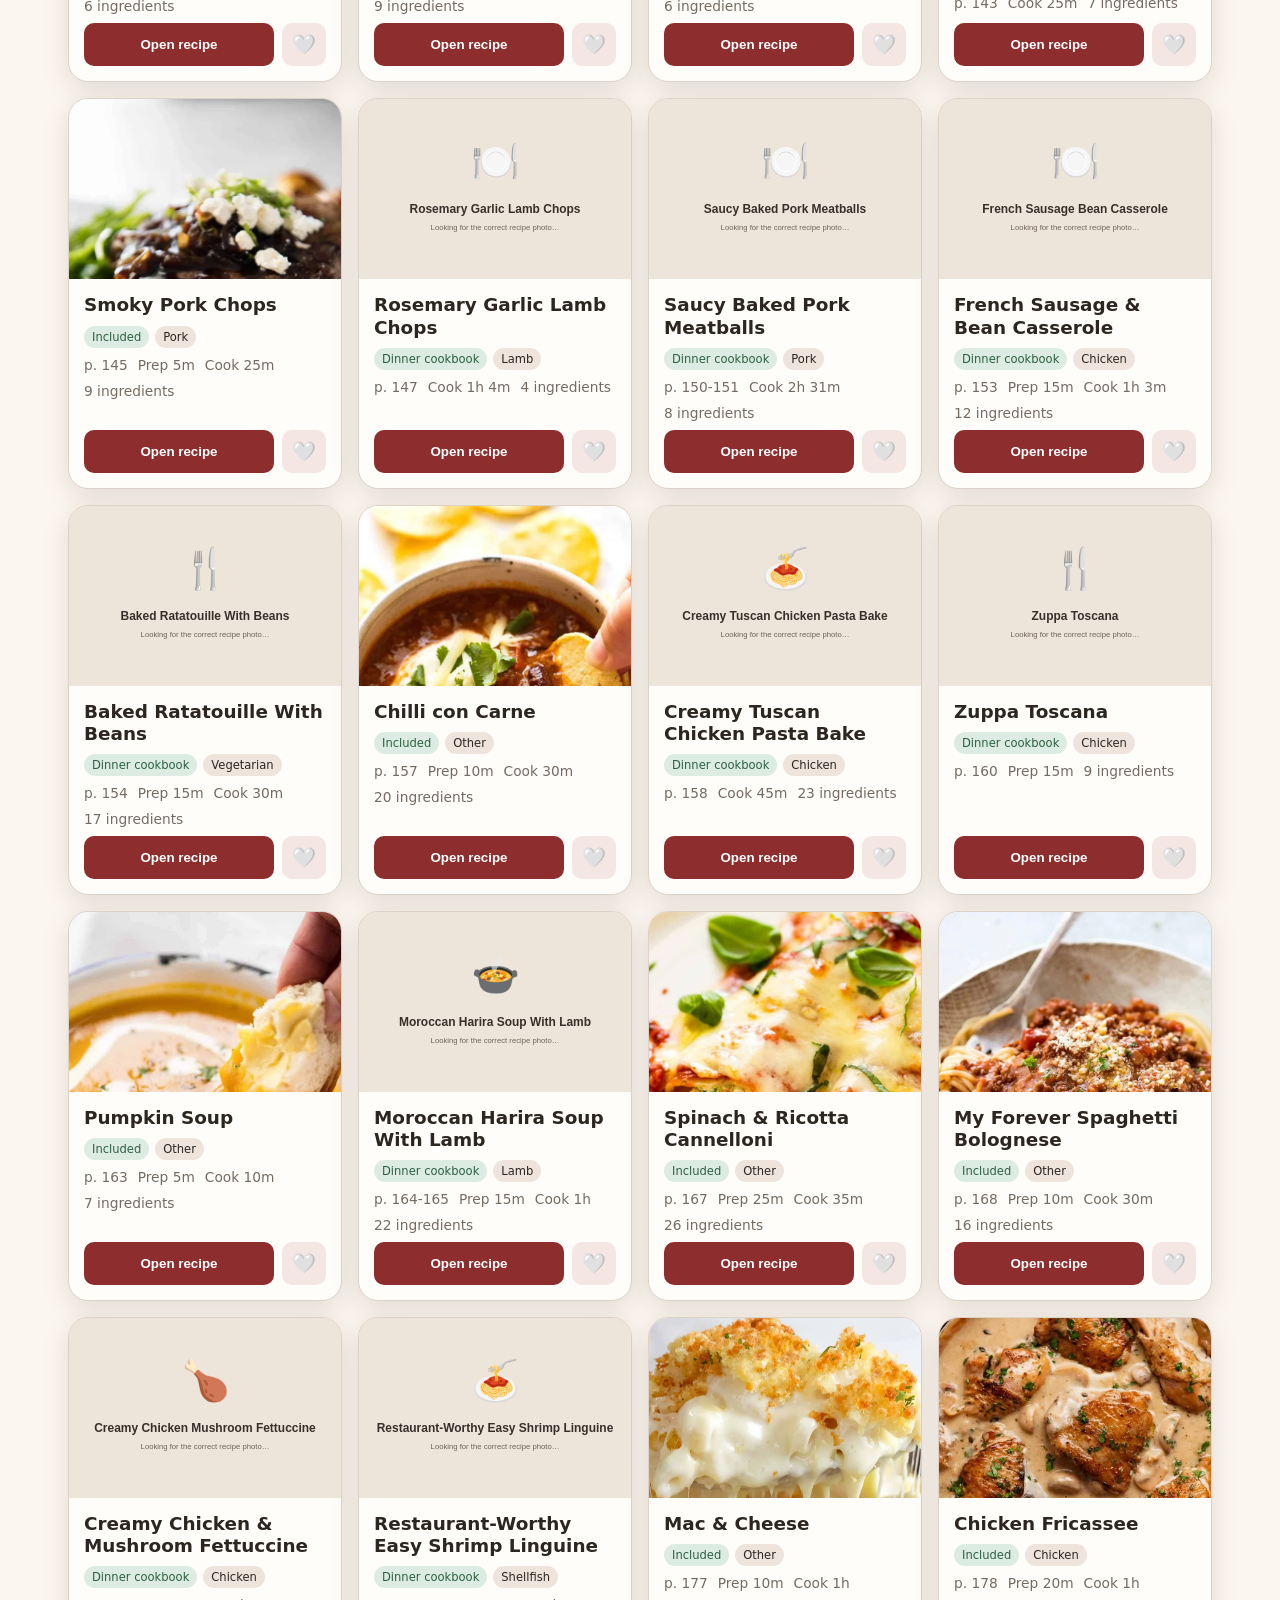
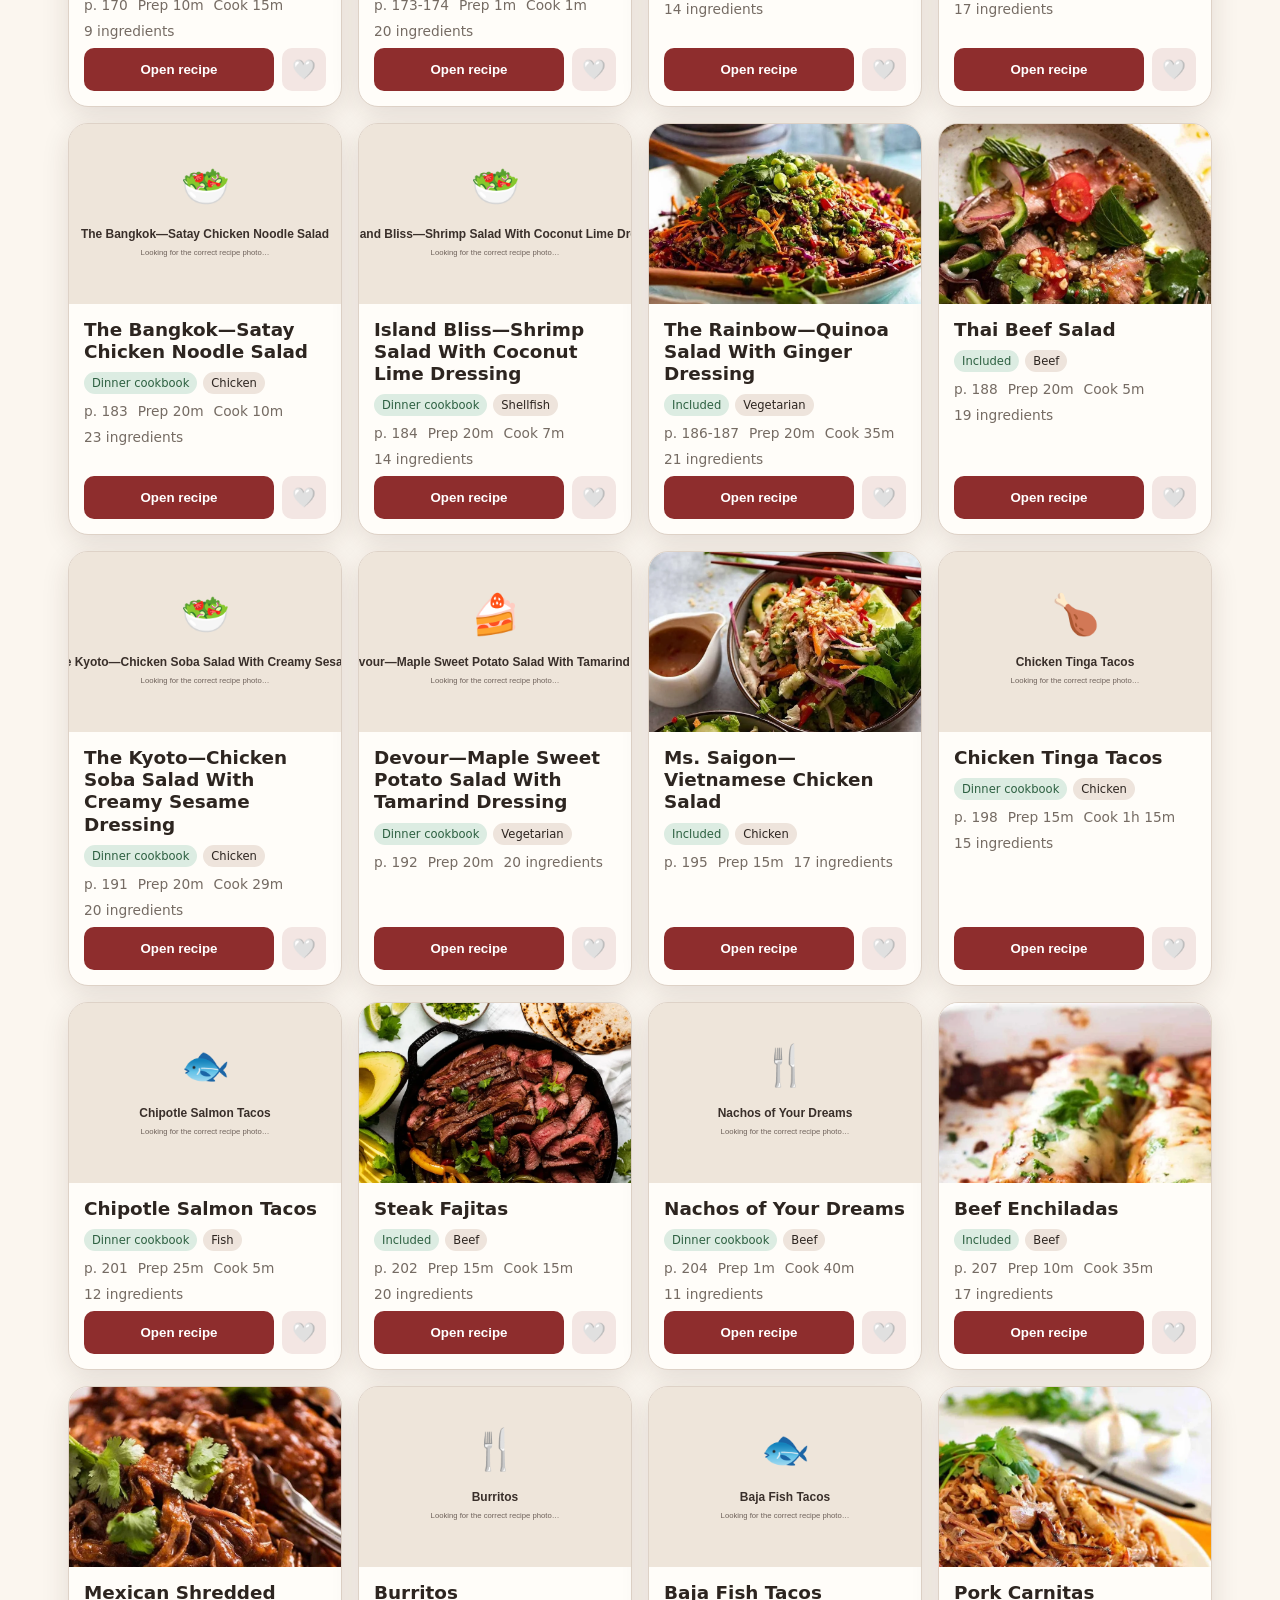
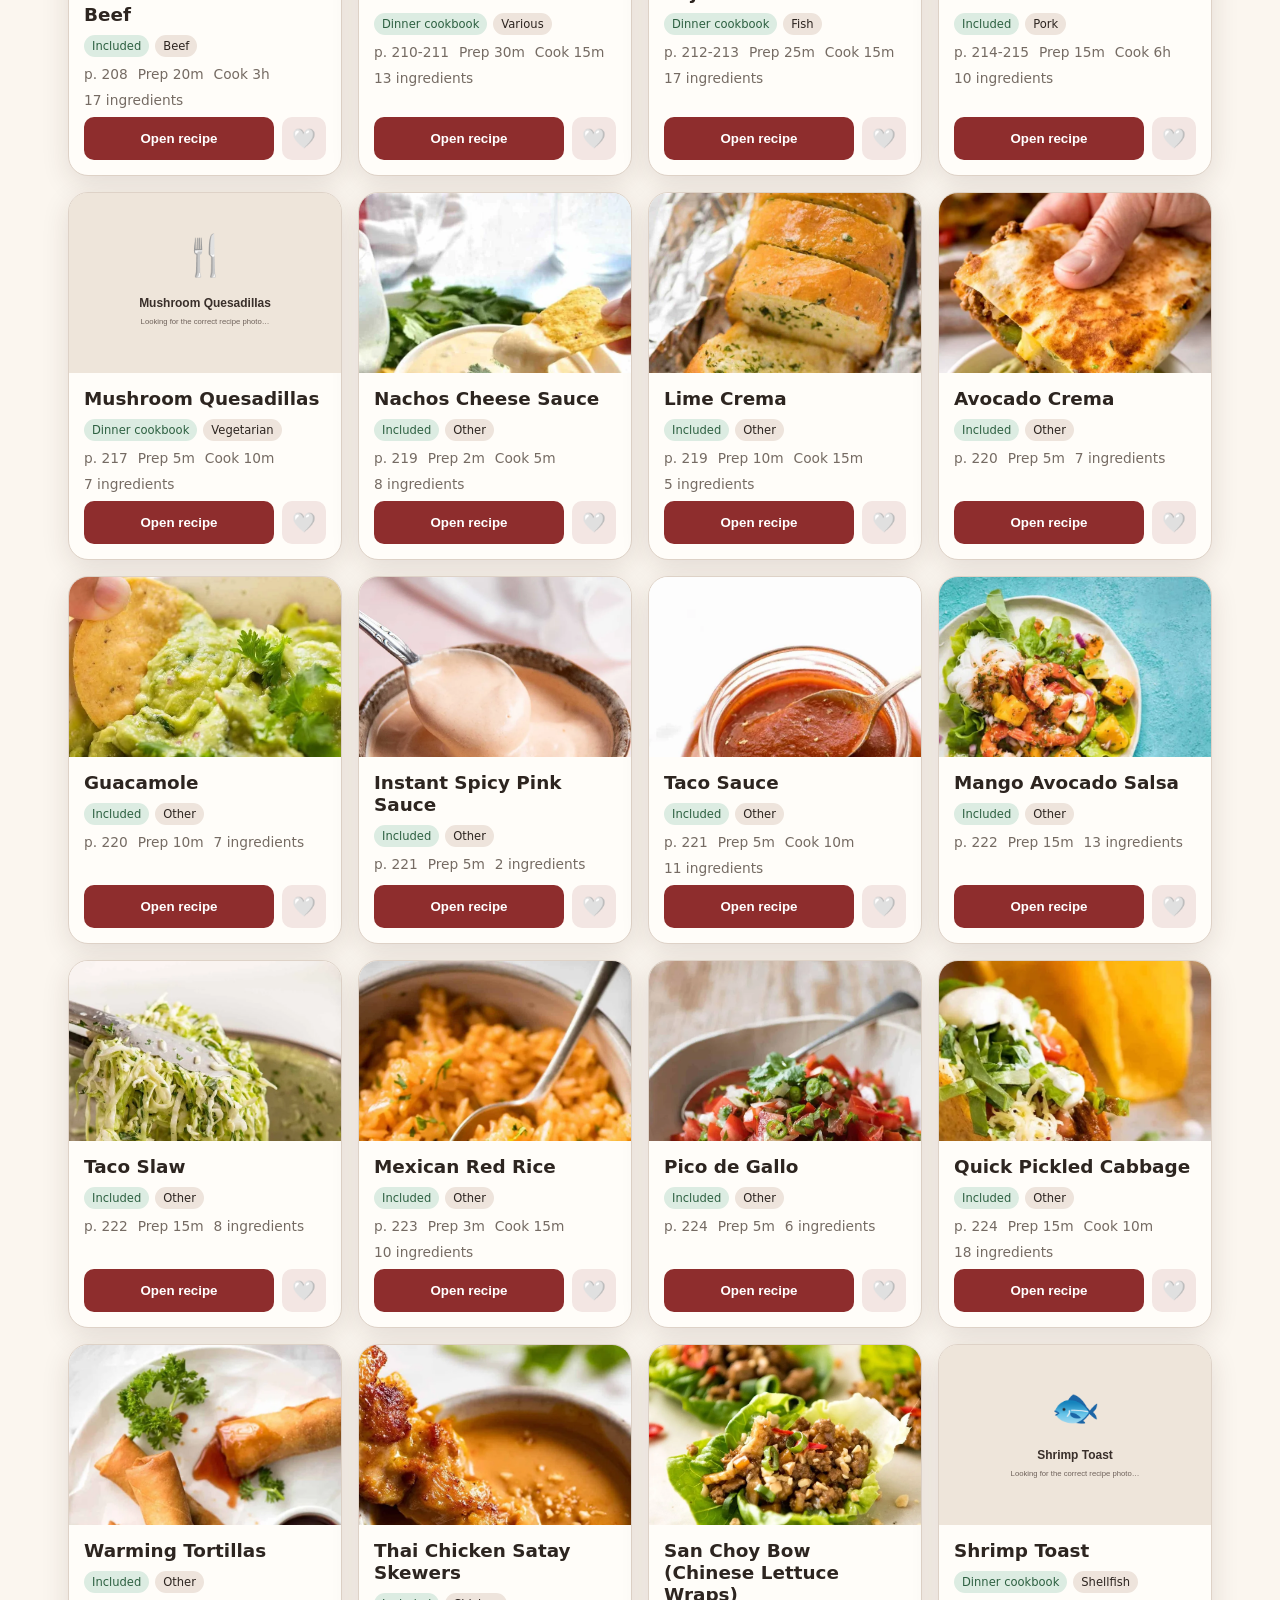
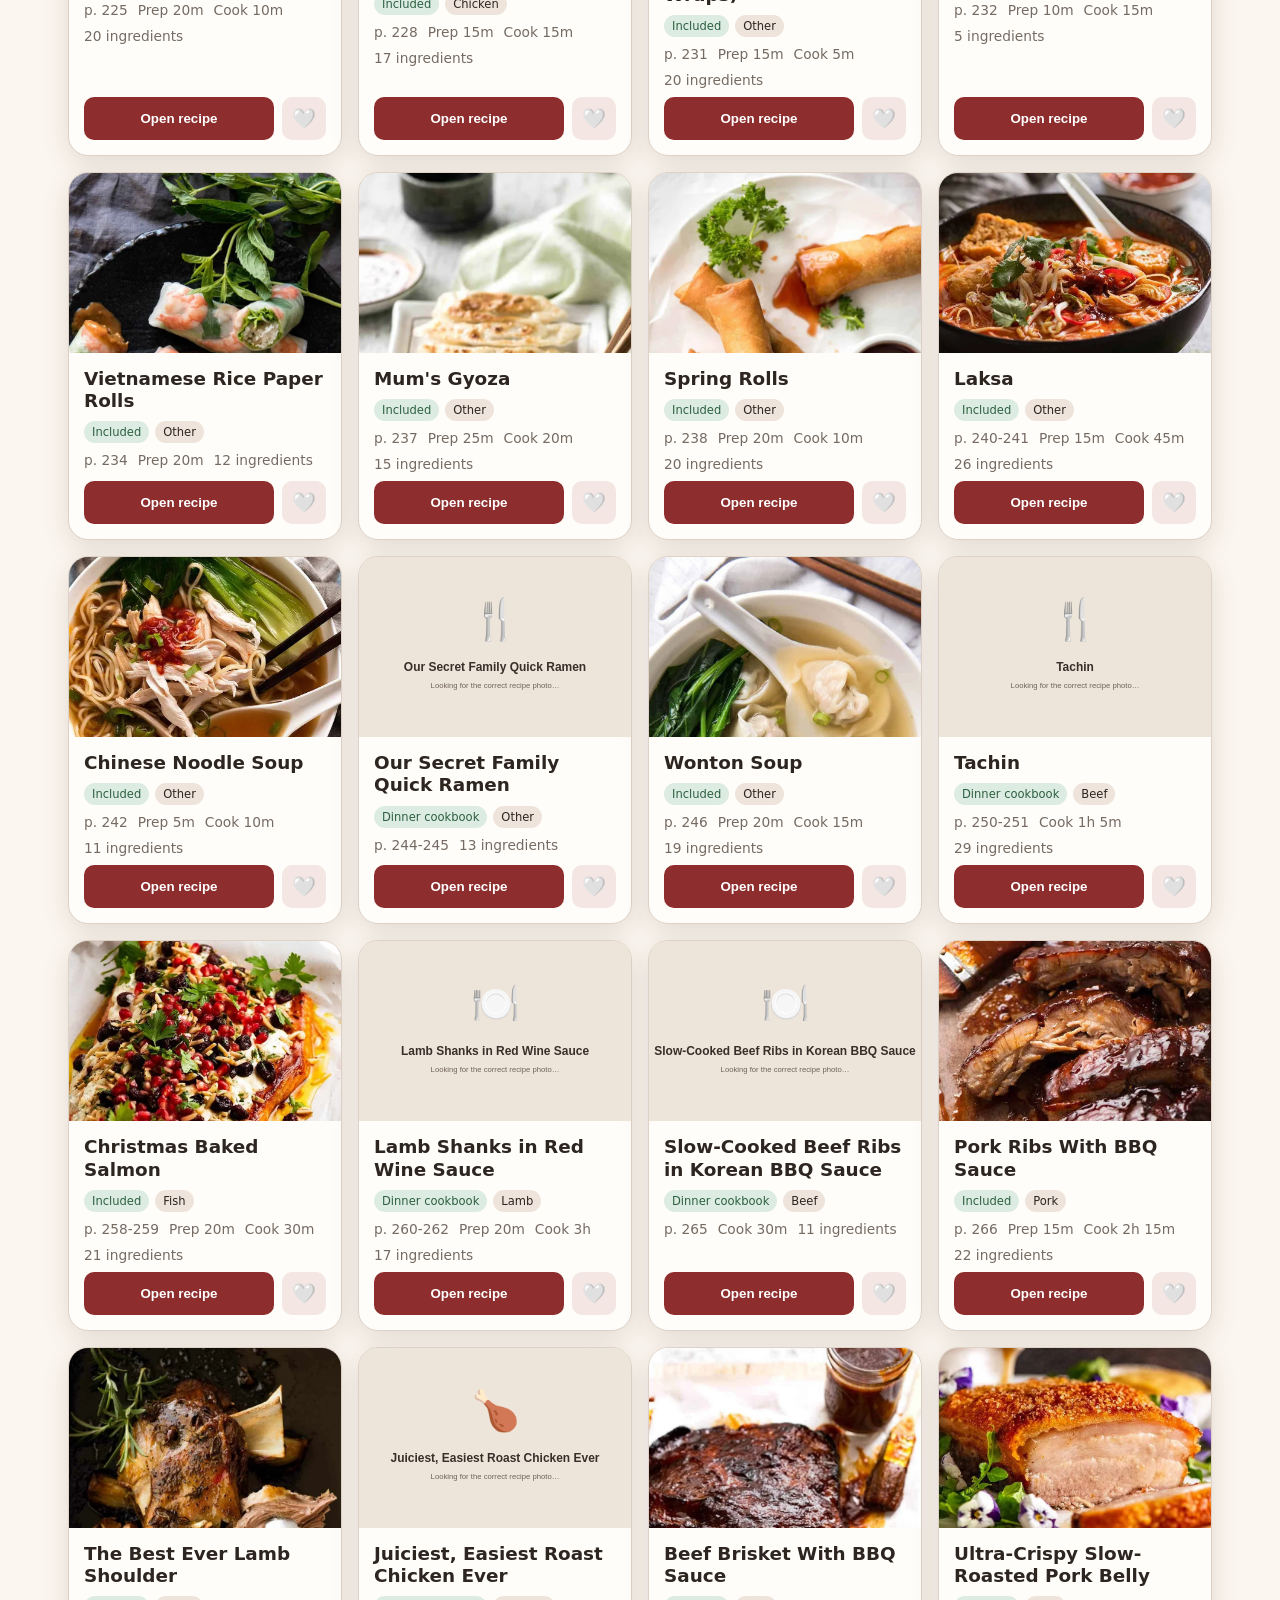
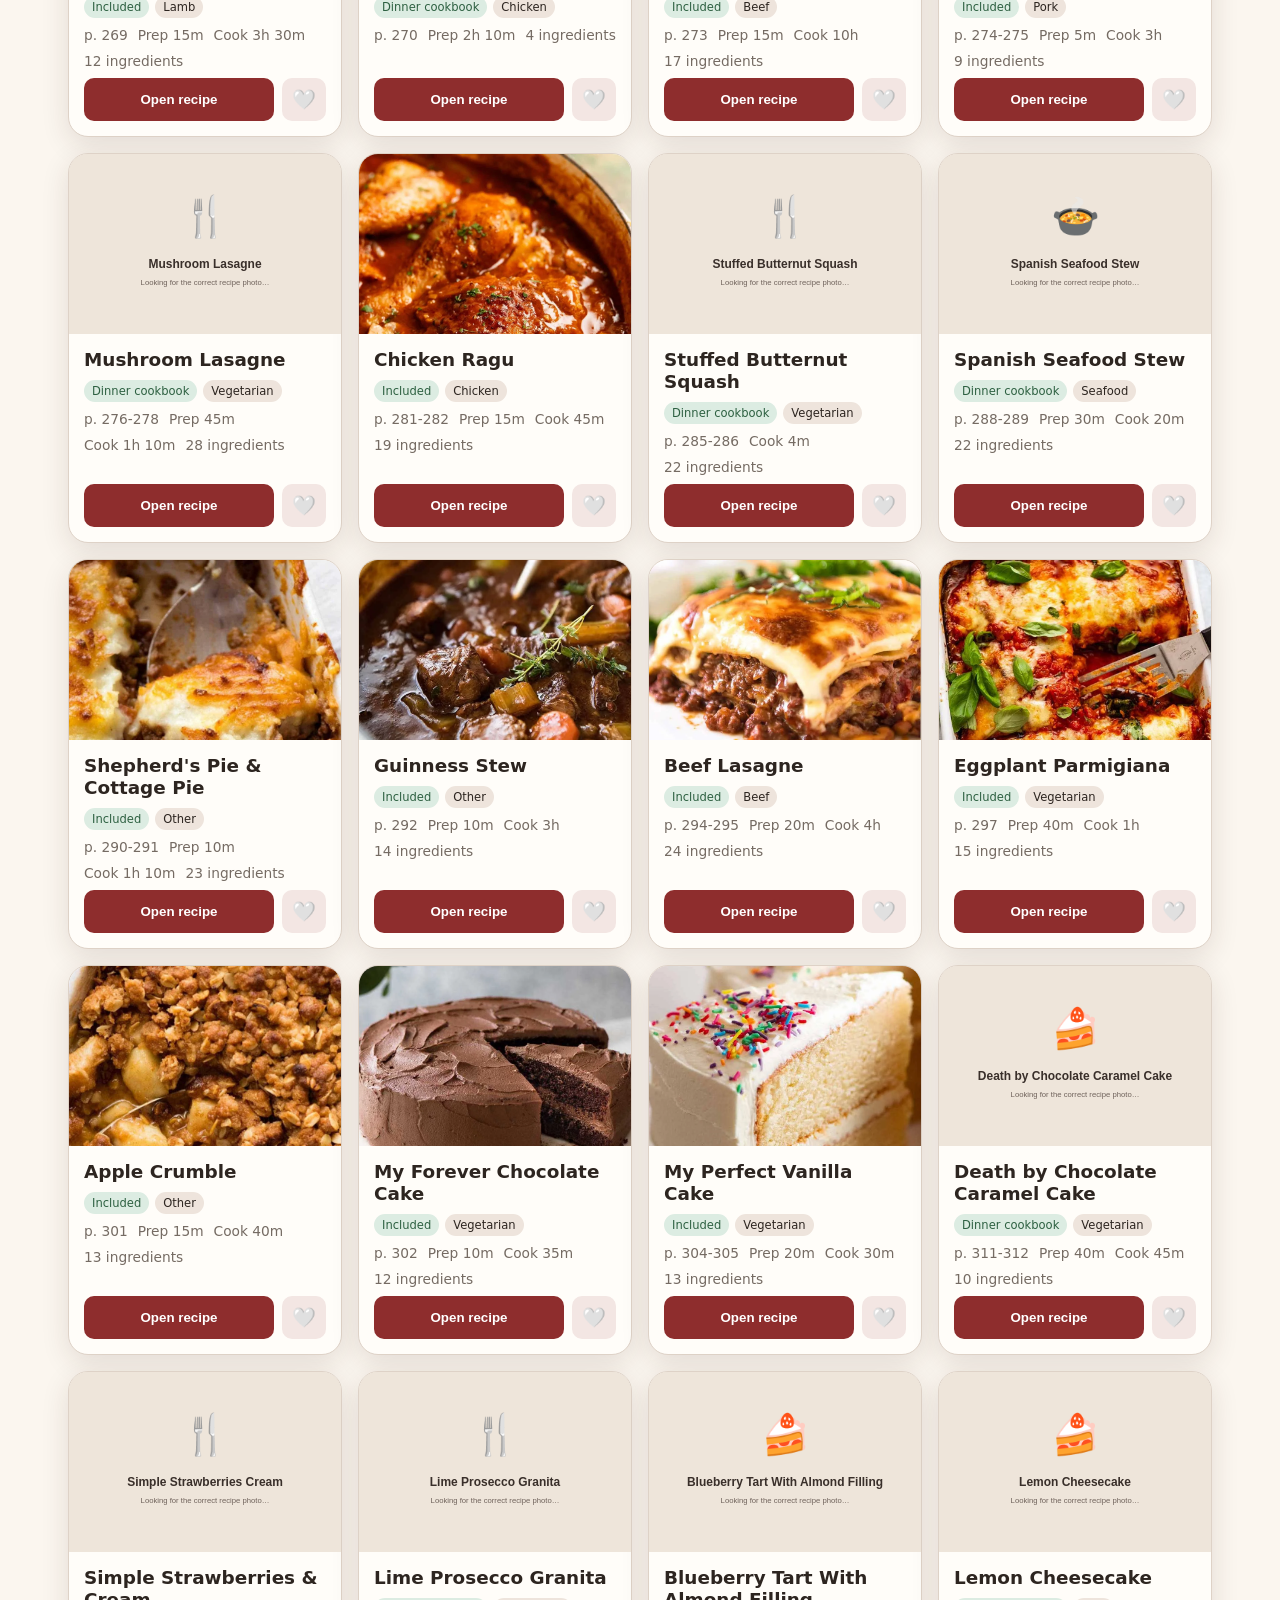
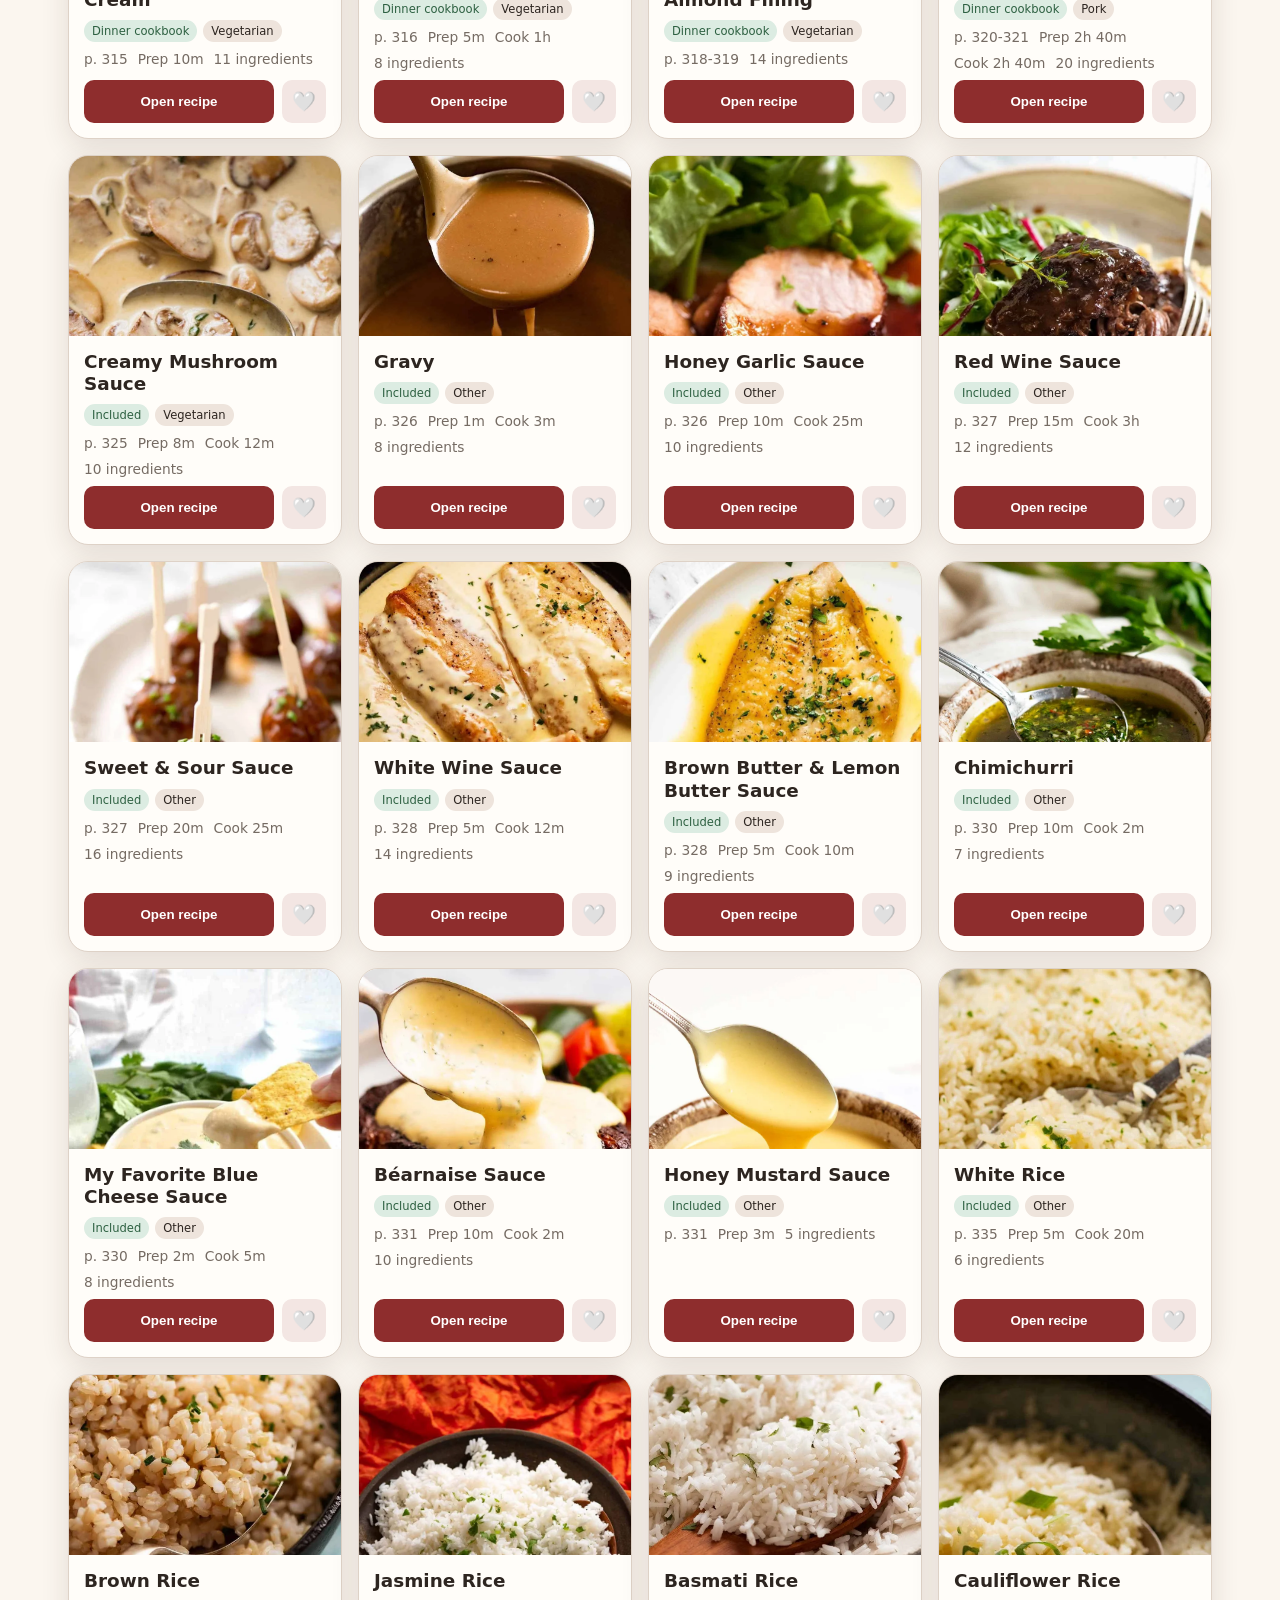
<file: update.html>
<!doctype html>
<html lang="en">
<head>
  <meta charset="utf-8">
  <meta name="viewport" content="width=device-width,initial-scale=1">
  <meta name="theme-color" content="#8e2d2d">
  <title>Updating Dinner Recipe Book</title>
  <style>
    body{font-family:system-ui,-apple-system,Segoe UI,sans-serif;background:#fbf6ef;color:#2d2520;margin:0;min-height:100vh;display:grid;place-items:center;padding:24px}.card{max-width:520px;background:#fff;border:1px solid #ded2c7;border-radius:18px;padding:24px;box-shadow:0 8px 28px rgba(54,36,25,.12)}h1{margin-top:0;color:#8e2d2d}.bar{height:12px;background:#eee4dc;border-radius:999px;overflow:hidden}.bar:after{content:'';display:block;height:100%;width:45%;background:#8e2d2d;border-radius:999px;animation:move 1s infinite alternate}@keyframes move{to{transform:translateX(120%)}}.error{color:#7a1f1f}
  </style>
</head>
<body>
  <div class="card">
    <h1>Updating recipe book…</h1>
    <p id="status">Removing the old cached app files. Your saved recipes, favourites, notes and photos will remain.</p>
    <div class="bar" aria-hidden="true"></div>
  </div>
  <script>
    (async()=>{
      try{
        if('serviceWorker' in navigator){
          const registrations=await navigator.serviceWorker.getRegistrations();
          await Promise.all(registrations.map(registration=>registration.unregister()));
        }
        if('caches' in window){
          const names=await caches.keys();
          await Promise.all(names.map(name=>caches.delete(name)));
        }
        document.getElementById('status').textContent='Update complete. Reopening the recipe book…';
        setTimeout(()=>location.replace('./?updated=12'),700);
      }catch(error){
        document.getElementById('status').innerHTML='<span class="error">The automatic cache reset failed. Close this tab, reopen Chrome and load the main recipe page again.</span>';
      }
    })();
  </script>
</body>
</html>
</file>
<file: styles.css>
:root{--red:#8e2d2d;--red2:#6f2020;--cream:#fbf6ef;--paper:#fffdf9;--ink:#2d2520;--muted:#756b63;--line:#ded2c7;--green:#47715a;--shadow:0 8px 28px rgba(54,36,25,.12)}*{box-sizing:border-box}html{background:var(--cream);color:var(--ink);font-family:Inter,system-ui,-apple-system,Segoe UI,Roboto,sans-serif}body{margin:0;min-height:100vh}.topbar{position:sticky;top:0;z-index:10;background:linear-gradient(135deg,var(--red2),var(--red));color:white;padding:18px max(18px,env(safe-area-inset-left));display:flex;align-items:center;justify-content:space-between;gap:12px;box-shadow:0 2px 12px #0003}.topbar h1{font-size:clamp(1.45rem,5vw,2.1rem);margin:0}.topbar p{margin:3px 0 0;opacity:.85}.topbar button{min-width:130px}.tabs{position:sticky;top:90px;z-index:9;display:grid;grid-template-columns:repeat(4,1fr);background:var(--paper);border-bottom:1px solid var(--line)}.tab{border:0;background:transparent;padding:14px 4px;font-weight:800;color:var(--muted)}.tab.active{color:var(--red);border-bottom:3px solid var(--red)}main{max-width:1180px;margin:auto;padding:18px}.view{display:none}.view.active{display:block}.primary,.quiet,.danger,.file-button{border:0;border-radius:12px;padding:12px 15px;font-weight:800;cursor:pointer;font-size:.96rem}.primary{background:var(--red);color:white}.quiet,.file-button{background:#eee4dc;color:var(--ink)}.danger{background:#f8d7d4;color:#7a1f1f}.button-group{display:flex;gap:10px;flex-wrap:wrap}.file-button input{display:none}.searchbox input{width:100%;font-size:1.08rem;padding:16px;border:1px solid var(--line);border-radius:16px;background:white}.filters{display:grid;grid-template-columns:repeat(3,minmax(0,1fr));gap:10px;margin:12px 0}.filters select{width:100%;padding:13px;border:1px solid var(--line);border-radius:12px;background:white;font-size:.95rem}.actions-row,.result-head,.section-head,.sync-row{display:flex;justify-content:space-between;align-items:center;gap:10px}.actions-row{margin:10px 0 18px}.result-head{margin:8px 2px 14px}.recipe-grid{display:grid;grid-template-columns:repeat(auto-fill,minmax(250px,1fr));gap:16px}.recipe-card{background:var(--paper);border:1px solid var(--line);border-radius:20px;overflow:hidden;box-shadow:var(--shadow);display:flex;flex-direction:column;min-height:340px}.recipe-card .photo{height:180px;background:#e9dfd5;display:grid;place-items:center;overflow:hidden;position:relative}.recipe-card .photo img{width:100%;height:100%;object-fit:cover}.recipe-card .photo .emoji{font-size:3rem}.card-body{padding:15px;display:flex;flex-direction:column;gap:9px;flex:1}.card-title{font-size:1.15rem;font-weight:900;line-height:1.2}.badges{display:flex;gap:6px;flex-wrap:wrap}.badge{font-size:.72rem;padding:4px 8px;border-radius:999px;background:#eee4dc}.badge.green{background:#dcece2;color:#2d6041}.badge.orange{background:#fde8cd;color:#835018}.meta{font-size:.86rem;color:var(--muted);display:flex;gap:10px;flex-wrap:wrap}.card-actions{display:flex;gap:8px;margin-top:auto}.card-actions button{flex:1;padding:10px;border:0;border-radius:10px;font-weight:800}.open-btn{background:var(--red);color:white}.heart-btn{flex:0 0 44px!important;background:#f3e6e3;font-size:1.2rem}.modal{position:fixed;inset:0;background:#0009;z-index:50;padding:10px;overflow:auto}.modal.hidden,.hidden{display:none!important}.modal-card{position:relative;max-width:920px;margin:15px auto;background:var(--paper);border-radius:20px;min-height:80vh;box-shadow:0 20px 70px #0007;overflow:hidden}.close{position:sticky;top:10px;float:right;margin:10px;z-index:3;border:0;background:#fff;border-radius:50%;width:42px;height:42px;font-size:1.8rem;box-shadow:var(--shadow)}.detail-hero{min-height:250px;background:#e8ddd2;display:grid;place-items:center;overflow:hidden}.detail-hero img{width:100%;max-height:520px;object-fit:contain;background:#241f1c}.detail{padding:20px}.detail h2{font-size:clamp(1.6rem,6vw,2.5rem);margin:0 50px 8px 0}.detail-toolbar{display:flex;gap:8px;flex-wrap:wrap;margin:14px 0}.detail-toolbar button,.detail-toolbar a{border:0;border-radius:10px;padding:10px 12px;background:#eee4dc;color:var(--ink);font-weight:800;text-decoration:none}.detail-grid{display:grid;grid-template-columns:minmax(250px,.85fr) minmax(300px,1.35fr);gap:22px}.panel{background:white;border:1px solid var(--line);border-radius:15px;padding:16px}.panel h3{margin-top:0}.ingredients{list-style:none;padding:0;margin:0}.ingredients li{padding:8px 2px;border-bottom:1px dotted var(--line)}.ingredient-section{font-weight:900;color:var(--red);padding-top:12px!important}.steps{padding-left:1.4rem}.steps li{margin:0 0 14px}.step-head{font-weight:900}.personal-grid{display:grid;grid-template-columns:1fr 1fr;gap:12px}.personal-grid textarea{grid-column:1/-1;min-height:100px}.personal-grid input,.personal-grid textarea,.serving-control input{width:100%;padding:10px;border:1px solid var(--line);border-radius:9px}.scan-strip{display:flex;gap:10px;overflow:auto;padding:8px 0}.scan-strip img{height:190px;min-width:130px;object-fit:cover;border-radius:10px;border:1px solid var(--line)}.scan-strip a{display:block}.muted{color:var(--muted)}.warning{background:#fff0d9;border:1px solid #f0c37e;border-radius:10px;padding:10px}.sync-panel{position:sticky;top:90px;z-index:11;background:#fff3e5;padding:12px 18px;border-bottom:1px solid #e1c7aa}.sync-panel progress{width:100%;height:14px}.toast{position:fixed;left:50%;bottom:28px;transform:translateX(-50%);background:#241f1c;color:white;padding:12px 18px;border-radius:999px;z-index:100;box-shadow:var(--shadow)}.shopping-recipe{display:flex;align-items:center;gap:10px;background:white;border:1px solid var(--line);padding:10px;border-radius:12px;margin-bottom:8px}.shopping-recipe input{width:72px}.shopping-list{background:white;border:1px solid var(--line);border-radius:15px;padding:12px;margin:16px 0}.shop-item{display:grid;grid-template-columns:28px 1fr;gap:8px;padding:9px;border-bottom:1px solid #eee}.shop-item.checked{text-decoration:line-through;opacity:.55}.settings-card{background:white;border:1px solid var(--line);border-radius:16px;padding:18px;margin-bottom:14px}.empty{text-align:center;padding:50px 12px;color:var(--muted)}@media(max-width:720px){.topbar{align-items:flex-start}.topbar button{min-width:100px;padding:10px}.tabs{top:100px;font-size:.8rem}.filters{grid-template-columns:1fr 1fr}.detail-grid{grid-template-columns:1fr}.personal-grid{grid-template-columns:1fr}.actions-row{align-items:stretch}.actions-row button{flex:1}.modal{padding:0}.modal-card{margin:0;border-radius:0;min-height:100vh}.section-head{align-items:flex-start;flex-direction:column}}@media print{.topbar,.tabs,.filters,.actions-row,.close,.detail-toolbar,.personal,.scan-source{display:none!important}body{background:white}.modal{position:static;background:white;padding:0}.modal-card{box-shadow:none}.detail-grid{grid-template-columns:1fr 1fr}}
/* Version 8: expanded filters, working ingredient checks, gallery and personal labels */
.tabs{grid-template-columns:repeat(5,1fr)}
.browse-tools{margin-bottom:8px}.filter-drawer{background:var(--paper);border:1px solid var(--line);border-radius:16px;margin:12px 0;overflow:hidden}.filter-drawer summary{display:flex;justify-content:space-between;align-items:center;gap:10px;padding:14px 16px;font-weight:900;cursor:pointer;list-style:none}.filter-drawer summary::-webkit-details-marker{display:none}.filter-drawer summary:after{content:'▾';font-size:1.1rem}.filter-drawer[open] summary:after{content:'▴'}.filter-count{font-size:.82rem;color:var(--muted);font-weight:700;margin-left:auto}.filter-groups{display:grid;gap:12px;padding:0 14px 14px}.filter-groups fieldset{border:1px solid var(--line);border-radius:14px;padding:12px;margin:0;background:#fff}.filter-groups legend{font-weight:900;color:var(--red);padding:0 7px}.filters label,.gallery-toolbar label,.wide-filter{display:flex;flex-direction:column;gap:5px;font-size:.8rem;font-weight:800;color:var(--muted)}.filters select,.gallery-toolbar select,.wide-filter input,.personal-grid select{width:100%;padding:12px;border:1px solid var(--line);border-radius:10px;background:white;color:var(--ink);font-size:.95rem}.check-filter-grid{display:grid;grid-template-columns:repeat(4,minmax(0,1fr));gap:8px 12px}.check-filter-grid label{display:flex;align-items:center;gap:7px;background:#fbf7f2;border:1px solid #eadfd5;border-radius:10px;padding:9px;font-size:.86rem}.check-filter-grid input{width:18px;height:18px;accent-color:var(--red);flex:0 0 auto}.wide-filter small,.filter-note{font-size:.76rem;color:var(--muted);margin:6px 0 0}.compact-filters{margin-top:12px}.settings-actions{display:grid;gap:9px}.settings-actions button{width:100%}.gallery-toolbar{display:flex;align-items:flex-end;justify-content:space-between;gap:14px;margin-bottom:14px}.gallery-toolbar h2{margin:0}.gallery-toolbar p{margin:4px 0 0}.gallery-toolbar label{min-width:210px}.gallery-grid{display:grid;grid-template-columns:repeat(auto-fill,minmax(210px,1fr));gap:14px}.gallery-card{position:relative;display:block;border:0;border-radius:18px;overflow:hidden;background:#e9dfd5;aspect-ratio:4/3;padding:0;box-shadow:var(--shadow);cursor:pointer;text-align:left}.gallery-card>img{width:100%;height:100%;object-fit:cover}.gallery-card>.emoji{position:absolute;inset:0;display:grid;place-items:center;font-size:3rem}.gallery-caption{position:absolute;left:0;right:0;bottom:0;display:flex;flex-direction:column;gap:2px;padding:30px 12px 11px;color:#fff;background:linear-gradient(transparent,rgba(0,0,0,.82))}.gallery-caption strong{line-height:1.15}.gallery-caption small{opacity:.86}.ingredient-heading{display:flex;justify-content:space-between;align-items:center;gap:10px}.ingredient-heading h3{margin:0}.text-button{border:0;background:transparent;color:var(--red);font-weight:800;padding:7px;cursor:pointer}.ingredient-row{padding:0!important}.ingredient-check{display:grid;grid-template-columns:26px 1fr;gap:8px;align-items:start;padding:10px 2px;cursor:pointer}.ingredient-check input{width:21px;height:21px;margin:1px 0 0;accent-color:var(--red)}.ingredient-row.is-checked span{text-decoration:line-through;opacity:.48}.serving-control{display:grid;gap:8px}.multiplier-buttons{display:flex;gap:6px;flex-wrap:wrap}.multiplier-buttons button{border:1px solid var(--line);border-radius:9px;background:#f5ece5;padding:7px 11px;font-weight:800}.full-width{width:100%;margin-top:12px}.personal-grid .full-span,.personal-grid .personal-labels{grid-column:1/-1}.personal-labels{display:grid;gap:8px}.personal-labels .check-filter-grid{grid-template-columns:repeat(3,minmax(0,1fr))}.meal-photo-preview{max-width:100%;border-radius:10px;margin-top:8px}.photo .emoji{display:grid;place-items:center;width:100%;height:100%}
@media(max-width:900px){.check-filter-grid{grid-template-columns:repeat(2,minmax(0,1fr))}.personal-labels .check-filter-grid{grid-template-columns:repeat(2,minmax(0,1fr))}}
@media(max-width:720px){.tabs{top:100px;font-size:.72rem}.tab{padding:13px 2px}.filter-groups{padding:0 9px 10px}.filter-groups fieldset{padding:10px}.gallery-toolbar{align-items:stretch;flex-direction:column}.gallery-toolbar label{min-width:0}.gallery-grid{grid-template-columns:repeat(2,minmax(0,1fr));gap:10px}.gallery-caption{font-size:.82rem;padding:24px 8px 8px}.gallery-caption small{font-size:.68rem}.check-filter-grid,.personal-labels .check-filter-grid{grid-template-columns:1fr 1fr}.check-filter-grid label{padding:8px;font-size:.8rem}.filters{grid-template-columns:1fr 1fr}.ingredient-check{grid-template-columns:24px 1fr}.detail{padding:15px}}
@media(max-width:430px){.topbar h1{font-size:1.35rem}.topbar p{font-size:.88rem}.topbar button{font-size:.82rem}.tabs{font-size:.67rem}.filters{grid-template-columns:1fr}.check-filter-grid,.personal-labels .check-filter-grid{grid-template-columns:1fr}.gallery-grid{grid-template-columns:1fr 1fr}}
@media print{#browseTools,#galleryView,.ingredient-heading .text-button,.multiplier-buttons{display:none!important}}

/* TONIGHT offline index */
.tonight-cover{display:flex;justify-content:center;margin:16px 0}.tonight-cover img{max-width:280px;width:100%;border-radius:18px;box-shadow:0 8px 24px rgba(0,0,0,.15)}
</file>
